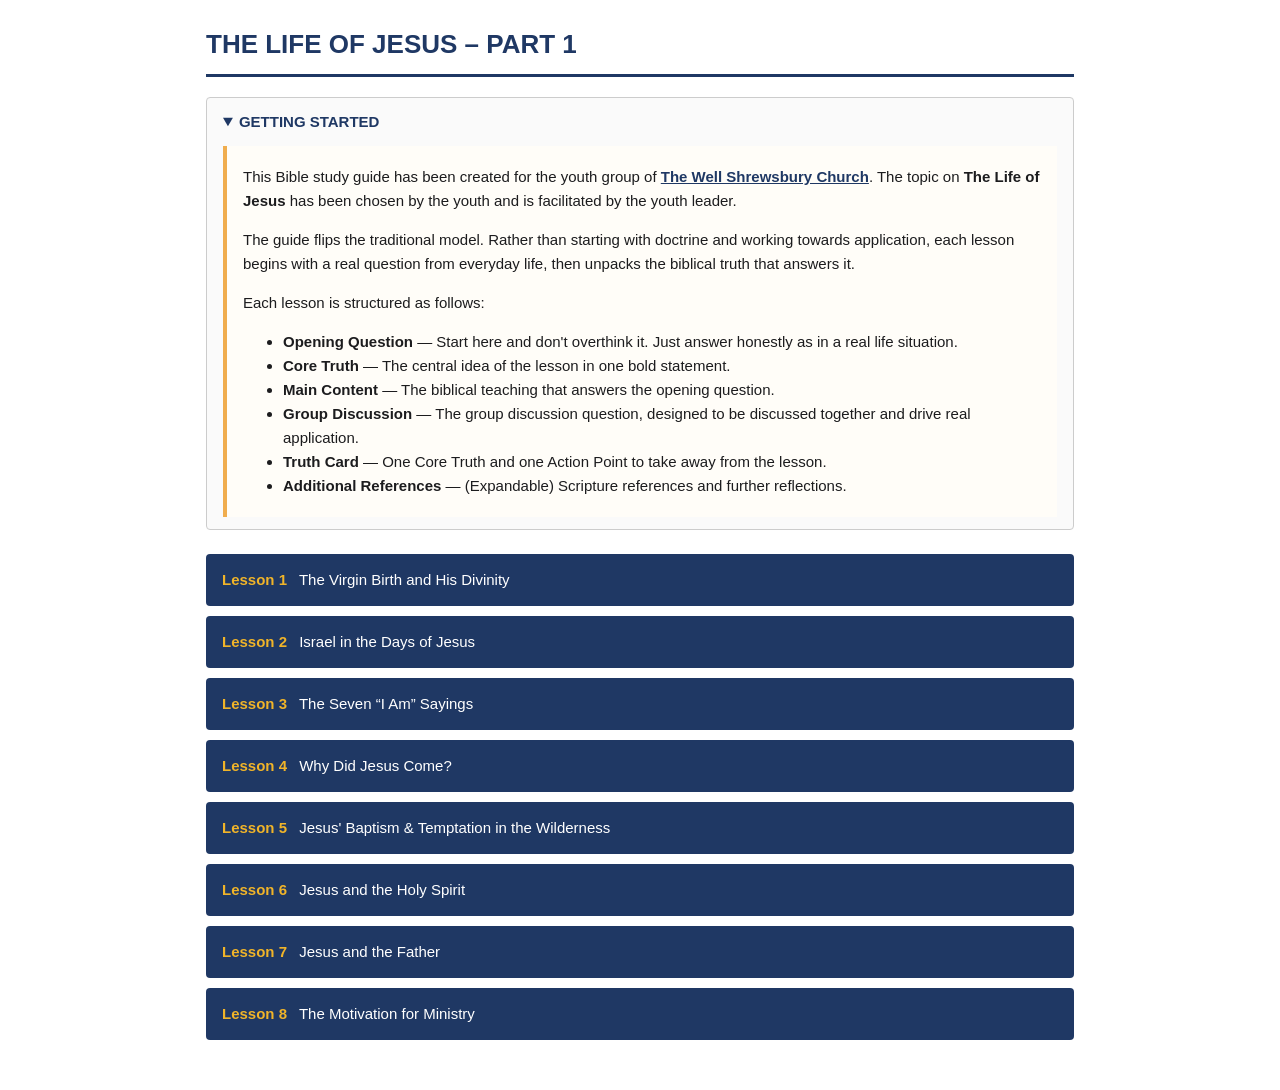
<file: index.html>
<!DOCTYPE html>
<html lang="en-GB">
<head>
<meta charset="UTF-8">
<meta name="viewport" content="width=device-width, initial-scale=1.0">
<title>The Life of Jesus – Part 1</title>
<link rel="icon" href="favicon.svg" type="image/svg+xml">
<link rel="stylesheet" href="loj-site.css">
</head>
<body>
<main class="loj-index">
<h1>THE LIFE OF JESUS &ndash; PART 1</h1>
<div class="loj-rule"></div>
<details open>
  <summary>Getting started</summary>
  <div class="loj-note">
    <p>This Bible study guide has been created for the youth group of <a href="https://thewellshrewsbury.com/"><strong>The Well Shrewsbury Church</strong></a>. The topic on <strong>The Life of Jesus</strong> has been chosen by the youth and is facilitated by the youth leader.</p>
    <p>The guide flips the traditional model. Rather than starting with doctrine and working towards application, each lesson begins with a real question from everyday life, then unpacks the biblical truth that answers it.</p>
    <p>Each lesson is structured as follows:</p>
    <ul>
      <li><strong>Opening Question</strong> &mdash; Start here and don't overthink it. Just answer honestly as in a real life situation.</li>
      <li><strong>Core Truth</strong> &mdash; The central idea of the lesson in one bold statement.</li>
      <li><strong>Main Content</strong> &mdash; The biblical teaching that answers the opening question.</li>
      <li><strong>Group Discussion</strong> &mdash; The group discussion question, designed to be discussed together and drive real application.</li>
      <li><strong>Truth Card</strong> &mdash; One Core Truth and one Action Point to take away from the lesson.</li>
      <li><strong>Additional References</strong> &mdash; (Expandable) Scripture references and further reflections.</li>
    </ul>
  </div>
</details>
<ol class="loj-list">
    <li><a href="loj-l01-virgin-birth-and-divinity.html"><span class="loj-num">Lesson 1</span> The Virgin Birth and His Divinity</a></li>
    <li><a href="loj-l02-israel-in-the-days-of-jesus.html"><span class="loj-num">Lesson 2</span> Israel in the Days of Jesus</a></li>
    <li><a href="loj-l03-seven-i-am-sayings.html"><span class="loj-num">Lesson 3</span> The Seven “I Am” Sayings</a></li>
    <li><a href="loj-l04-why-did-jesus-come.html"><span class="loj-num">Lesson 4</span> Why Did Jesus Come?</a></li>
    <li><a href="loj-l05-baptism-and-temptation.html"><span class="loj-num">Lesson 5</span> Jesus&#x27; Baptism &amp; Temptation in the Wilderness</a></li>
    <li><a href="loj-l06-jesus-and-the-holy-spirit.html"><span class="loj-num">Lesson 6</span> Jesus and the Holy Spirit</a></li>
    <li><a href="loj-l07-jesus-and-the-father.html"><span class="loj-num">Lesson 7</span> Jesus and the Father</a></li>
    <li><a href="loj-l08-motivation-for-ministry.html"><span class="loj-num">Lesson 8</span> The Motivation for Ministry</a></li>
</ol>
</main>
</body>
</html>
</file>
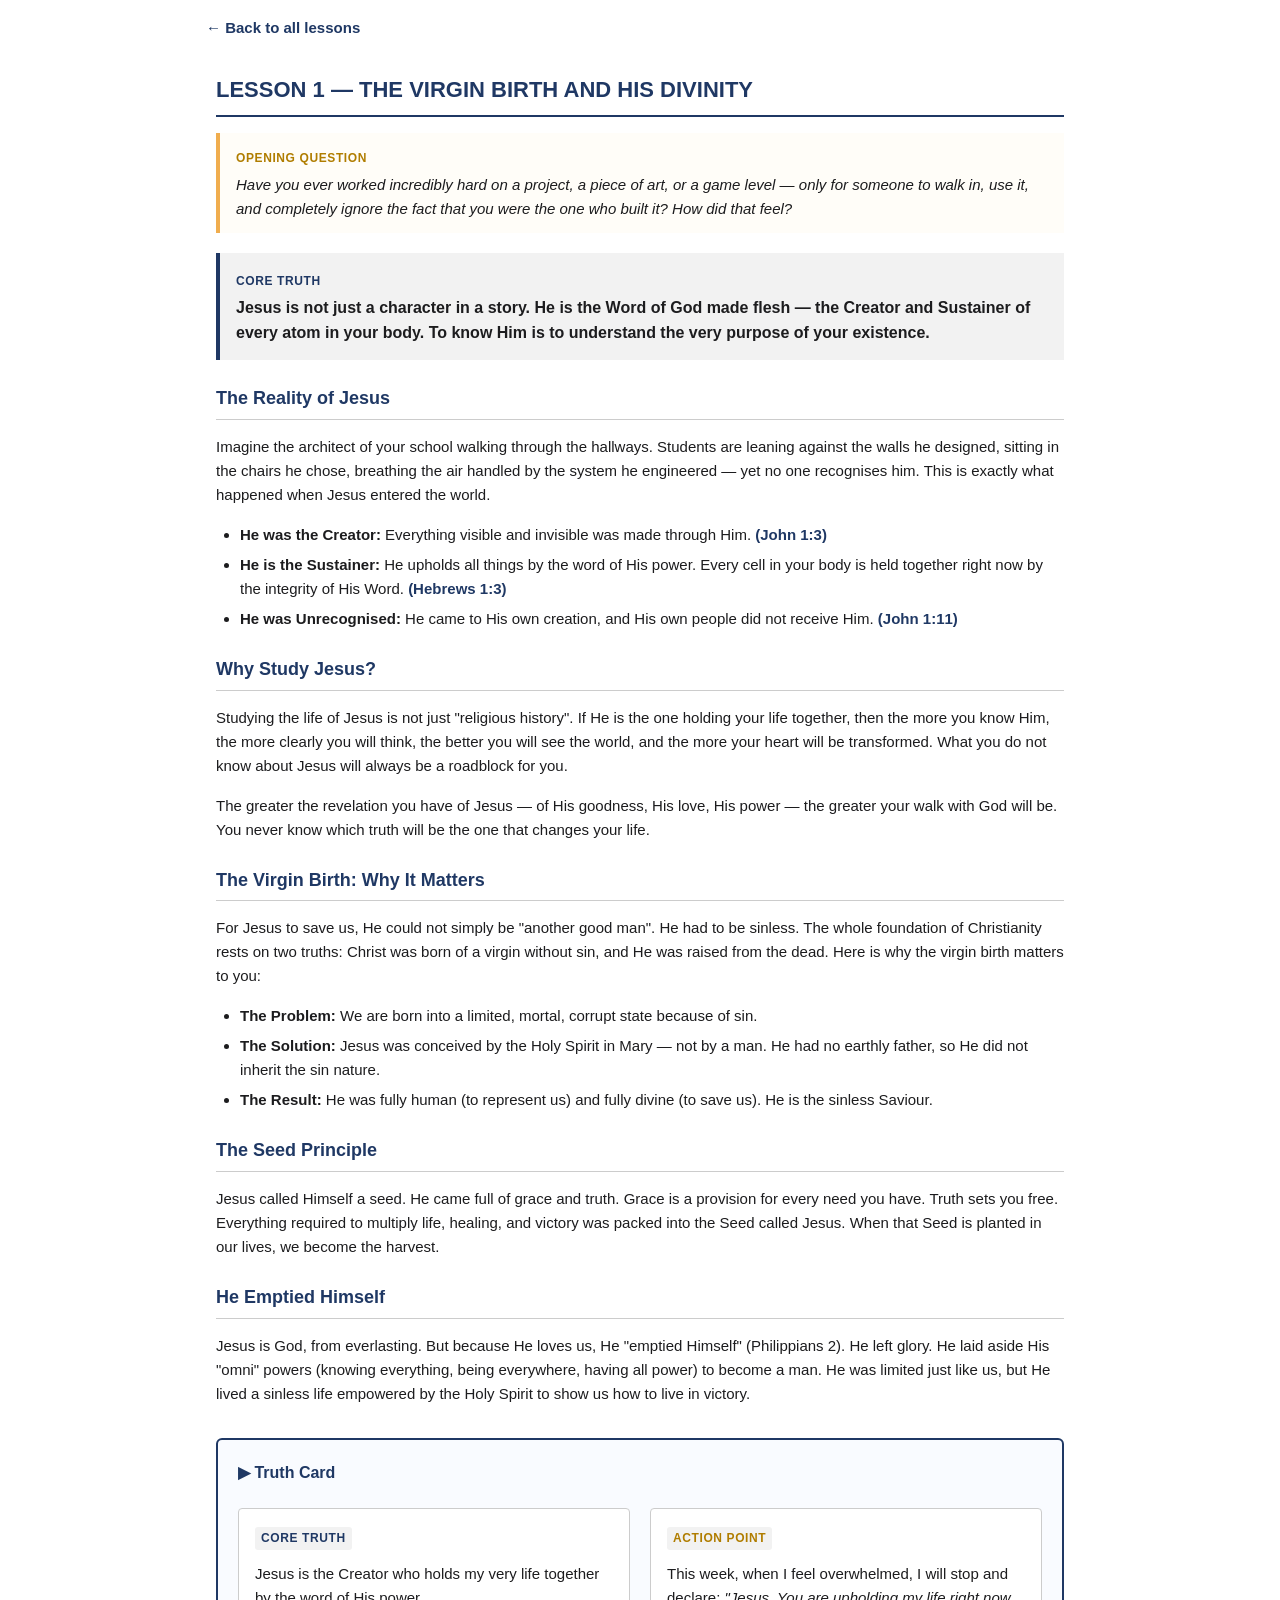
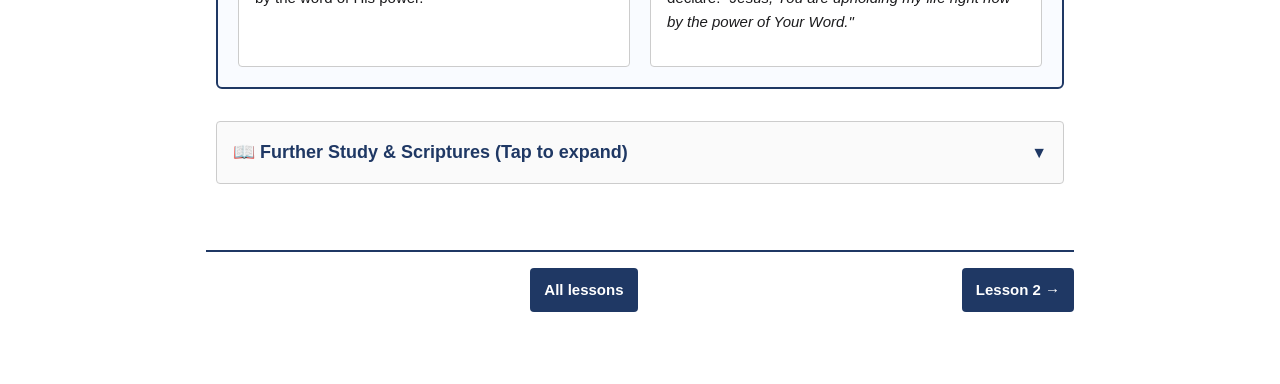
<file: loj-l01-virgin-birth-and-divinity.html>
<!DOCTYPE html>
<html lang="en-GB">
<head>
<meta charset="UTF-8">
<meta name="viewport" content="width=device-width, initial-scale=1.0">
<title>Lesson 1: The Virgin Birth and His Divinity – The Life of Jesus – Part 1</title>
<link rel="icon" href="favicon.svg" type="image/svg+xml">
<link rel="stylesheet" href="loj-site.css">
</head>
<body>
<a class="loj-back" href="index.html">&larr; Back to all lessons</a>
<style>
    :root {
        --text-color: #1c1c1e;
        --navy: #1F3864;
        --border-color: #cccccc;
        --bg-white: #ffffff;
        --bg-grey: #f2f2f2;
        --amber: #f0ad4e;
    }
    * { box-sizing: border-box; }
    .lesson-container {
        font-family: Arial, sans-serif;
        font-size: 15px;
        color: var(--text-color);
        background-color: var(--bg-white);
        line-height: 1.6;
        max-width: 900px;
        margin: 0 auto;
        padding: 10px;
    }
    h2 { font-size: 22px; color: var(--navy); font-weight: bold; text-transform: uppercase; margin-bottom: 16px; border-bottom: 2px solid var(--navy); padding-bottom: 8px;}
    h3 { font-size: 18px; color: var(--navy); font-weight: bold; border-bottom: 1px solid var(--border-color); padding-bottom: 6px; margin-top: 24px; margin-bottom: 12px; }
    p, ul, ol { margin-bottom: 16px; }
    ul, ol { padding-left: 24px; }
    li { margin-bottom: 6px; }
    
    /* Content Blocks */
    .note { border-left: 4px solid var(--amber); background-color: #fffdf8; padding: 12px 16px; margin-bottom: 20px; }
    .core-truth { border-left: 4px solid var(--navy); background-color: var(--bg-grey); padding: 14px 16px; margin-bottom: 20px; font-weight: bold; font-size: 16px; }
    .key-label { font-weight: bold; background-color: var(--bg-grey); padding: 2px 6px; border-radius: 3px; display: inline-block; margin-bottom: 4px; font-size: 12px; text-transform: uppercase; letter-spacing: 0.05em;}
    
    /* Truth Card */
    .truth-card { border: 2px solid var(--navy); border-radius: 6px; padding: 20px; background-color: #f9fbff; margin: 32px 0; }
    .truth-card-content { display: flex; flex-direction: column; gap: 20px; margin-top: 16px; }
    .truth-card-item { background: var(--bg-white); border: 1px solid var(--border-color); padding: 16px; border-radius: 4px; }
    
    /* Collapsible Scriptures */
    details { margin-top: 32px; margin-bottom: 24px; border: 1px solid var(--border-color); border-radius: 4px; padding: 16px; background-color: #fafafa; }
    details[open] { background-color: var(--bg-white); }
    summary { cursor: pointer; list-style: none; outline: none; font-size: 18px; font-weight: bold; color: var(--navy); }
    summary::-webkit-details-marker { display: none; }
    summary::after { content: '\25BC'; float: right; color: var(--navy); font-size: 16px; margin-top: 2px; }
    details[open] summary::after { content: '\25B2'; }
    .scripture-block { margin: 16px 0 16px 12px; padding: 12px 16px; border-left: 3px solid var(--border-color); background-color: #fafafa; font-style: italic; font-size: 14px;}
    .scripture-header { display: block; font-weight: bold; font-style: normal; color: var(--text-color); margin-bottom: 4px; font-size: 15px; }
    .scripture-ref { font-weight: bold; color: var(--navy); font-style: normal; }

    @media (min-width: 600px) {
        .truth-card-content { flex-direction: row; }
        .truth-card-item { flex: 1; }
    }
</style>

<div class="lesson-container">
    <h2>Lesson 1 &mdash; The Virgin Birth and His Divinity</h2>

    <div class="note">
        <span class="key-label" style="color: #b07d00; background: transparent; padding:0;">Opening Question</span>
        <p style="margin:0; font-style: italic;">Have you ever worked incredibly hard on a project, a piece of art, or a game level &mdash; only for someone to walk in, use it, and completely ignore the fact that you were the one who built it? How did that feel?</p>
    </div>

    <div class="core-truth">
        <span class="key-label" style="color: #1F3864; background: transparent; padding:0;">Core Truth</span>
        <p style="margin:0;">Jesus is not just a character in a story. He is the Word of God made flesh &mdash; the Creator and Sustainer of every atom in your body. To know Him is to understand the very purpose of your existence.</p>
    </div>

    <h3>The Reality of Jesus</h3>
    <p>Imagine the architect of your school walking through the hallways. Students are leaning against the walls he designed, sitting in the chairs he chose, breathing the air handled by the system he engineered &mdash; yet no one recognises him. This is exactly what happened when Jesus entered the world.</p>
    <ul>
        <li><strong>He was the Creator:</strong> Everything visible and invisible was made through Him. <span class="scripture-ref">(John 1:3)</span></li>
        <li><strong>He is the Sustainer:</strong> He upholds all things by the word of His power. Every cell in your body is held together right now by the integrity of His Word. <span class="scripture-ref">(Hebrews 1:3)</span></li>
        <li><strong>He was Unrecognised:</strong> He came to His own creation, and His own people did not receive Him. <span class="scripture-ref">(John 1:11)</span></li>
    </ul>

    <h3>Why Study Jesus?</h3>
    <p>Studying the life of Jesus is not just "religious history". If He is the one holding your life together, then the more you know Him, the more clearly you will think, the better you will see the world, and the more your heart will be transformed. What you do not know about Jesus will always be a roadblock for you.</p>
    <p>The greater the revelation you have of Jesus &mdash; of His goodness, His love, His power &mdash; the greater your walk with God will be. You never know which truth will be the one that changes your life.</p>

    <h3>The Virgin Birth: Why It Matters</h3>
    <p>For Jesus to save us, He could not simply be "another good man". He had to be sinless. The whole foundation of Christianity rests on two truths: Christ was born of a virgin without sin, and He was raised from the dead. Here is why the virgin birth matters to you:</p>
    <ul>
        <li><strong>The Problem:</strong> We are born into a limited, mortal, corrupt state because of sin.</li>
        <li><strong>The Solution:</strong> Jesus was conceived by the Holy Spirit in Mary &mdash; not by a man. He had no earthly father, so He did not inherit the sin nature.</li>
        <li><strong>The Result:</strong> He was fully human (to represent us) and fully divine (to save us). He is the sinless Saviour.</li>
    </ul>

    <h3>The Seed Principle</h3>
    <p>Jesus called Himself a seed. He came full of grace and truth. Grace is a provision for every need you have. Truth sets you free. Everything required to multiply life, healing, and victory was packed into the Seed called Jesus. When that Seed is planted in our lives, we become the harvest.</p>

    <h3>He Emptied Himself</h3>
    <p>Jesus is God, from everlasting. But because He loves us, He "emptied Himself" (Philippians 2). He left glory. He laid aside His "omni" powers (knowing everything, being everywhere, having all power) to become a man. He was limited just like us, but He lived a sinless life empowered by the Holy Spirit to show us how to live in victory.</p>

    <div class="truth-card">
        <h3 style="margin-top:0; border:none; font-size:16px;">▶ Truth Card</h3>
        <div class="truth-card-content">
            <div class="truth-card-item">
                <span class="key-label" style="color: #1F3864;">Core Truth</span>
                <p style="margin-top: 8px;">Jesus is the Creator who holds my very life together by the word of His power.</p>
            </div>
            <div class="truth-card-item">
                <span class="key-label" style="color: #b07d00;">Action Point</span>
                <p style="margin-top: 8px;">This week, when I feel overwhelmed, I will stop and declare: <em>"Jesus, You are upholding my life right now by the power of Your Word."</em></p>
            </div>
        </div>
    </div>

    <details>
        <summary>📖 Further Study & Scriptures (Tap to expand)</summary>
        
        <div class="scripture-block">
            <span class="scripture-header">Jesus, appointed heir of all things</span>
            <span class="scripture-ref">Hebrews 1:1–3</span> &mdash; "God, who at various times and in various ways spoke in time past to the fathers by the prophets, has in these last days spoken to us by His Son, whom He has appointed heir of all things, through whom also He made the worlds; who being the brightness of His glory and the express image of His person, and upholding all things by the word of His power, when He had by Himself purged our sins, sat down at the right hand of the Majesty on high."
        </div>

        <div class="scripture-block">
            <span class="scripture-header">The Creator Unrecognised</span>
            <span class="scripture-ref">John 1:10–11</span> &mdash; "He was in the world, and the world was made through Him, and the world did not know Him. He came to His own, and His own did not receive Him."
        </div>

        <div class="scripture-block">
            <span class="scripture-header">The Word Became Flesh</span>
            <span class="scripture-ref">John 1:14</span> &mdash; "And the Word became flesh and dwelt among us, and we beheld His glory, the glory as of the only begotten of the Father, full of grace and truth."
        </div>

        <div class="scripture-block">
            <span class="scripture-header">The Sign of Immanuel</span>
            <span class="scripture-ref">Isaiah 7:14</span> &mdash; "Therefore the Lord Himself will give you a sign: Behold, the virgin shall conceive and bear a Son, and shall call His name Immanuel."
        </div>

        <div class="scripture-block">
            <span class="scripture-header">The Exalted Name</span>
            <span class="scripture-ref">Philippians 2:9–11</span> &mdash; "Therefore God also has highly exalted Him and given Him the name which is above every name, that at the name of Jesus every knee should bow, of those in heaven, and of those on earth, and of those under the earth, and that every tongue should confess that Jesus Christ is Lord, to the glory of God the Father."
        </div>

        <h3 style="font-size: 16px;">Group Discussion</h3>
        <ol>
            <li>If Jesus is currently "upholding all things by the word of His power" &mdash; including your own life &mdash; how does that change the way you think about your bad days or anxieties?</li>
            <li>Why do you think people find it hard to believe Jesus is God in the flesh? What "roadblocks" does that create in their lives?</li>
            <li>Mary's response to the angel was, <em>"Let it be to me according to your word."</em> What is one area of your life where you need to stop arguing with God and simply agree with His Word?</li>
            <li>How does knowing that Jesus "shared in flesh and blood" make Him more relatable to you when you face temptation or struggle?</li>
        </ol>
    </details>
</div>
<nav class="loj-nav" aria-label="Lesson navigation"><span></span><a href="index.html">All lessons</a><a href="loj-l02-israel-in-the-days-of-jesus.html">Lesson 2 &rarr;</a></nav>
</body>
</html>
</file>
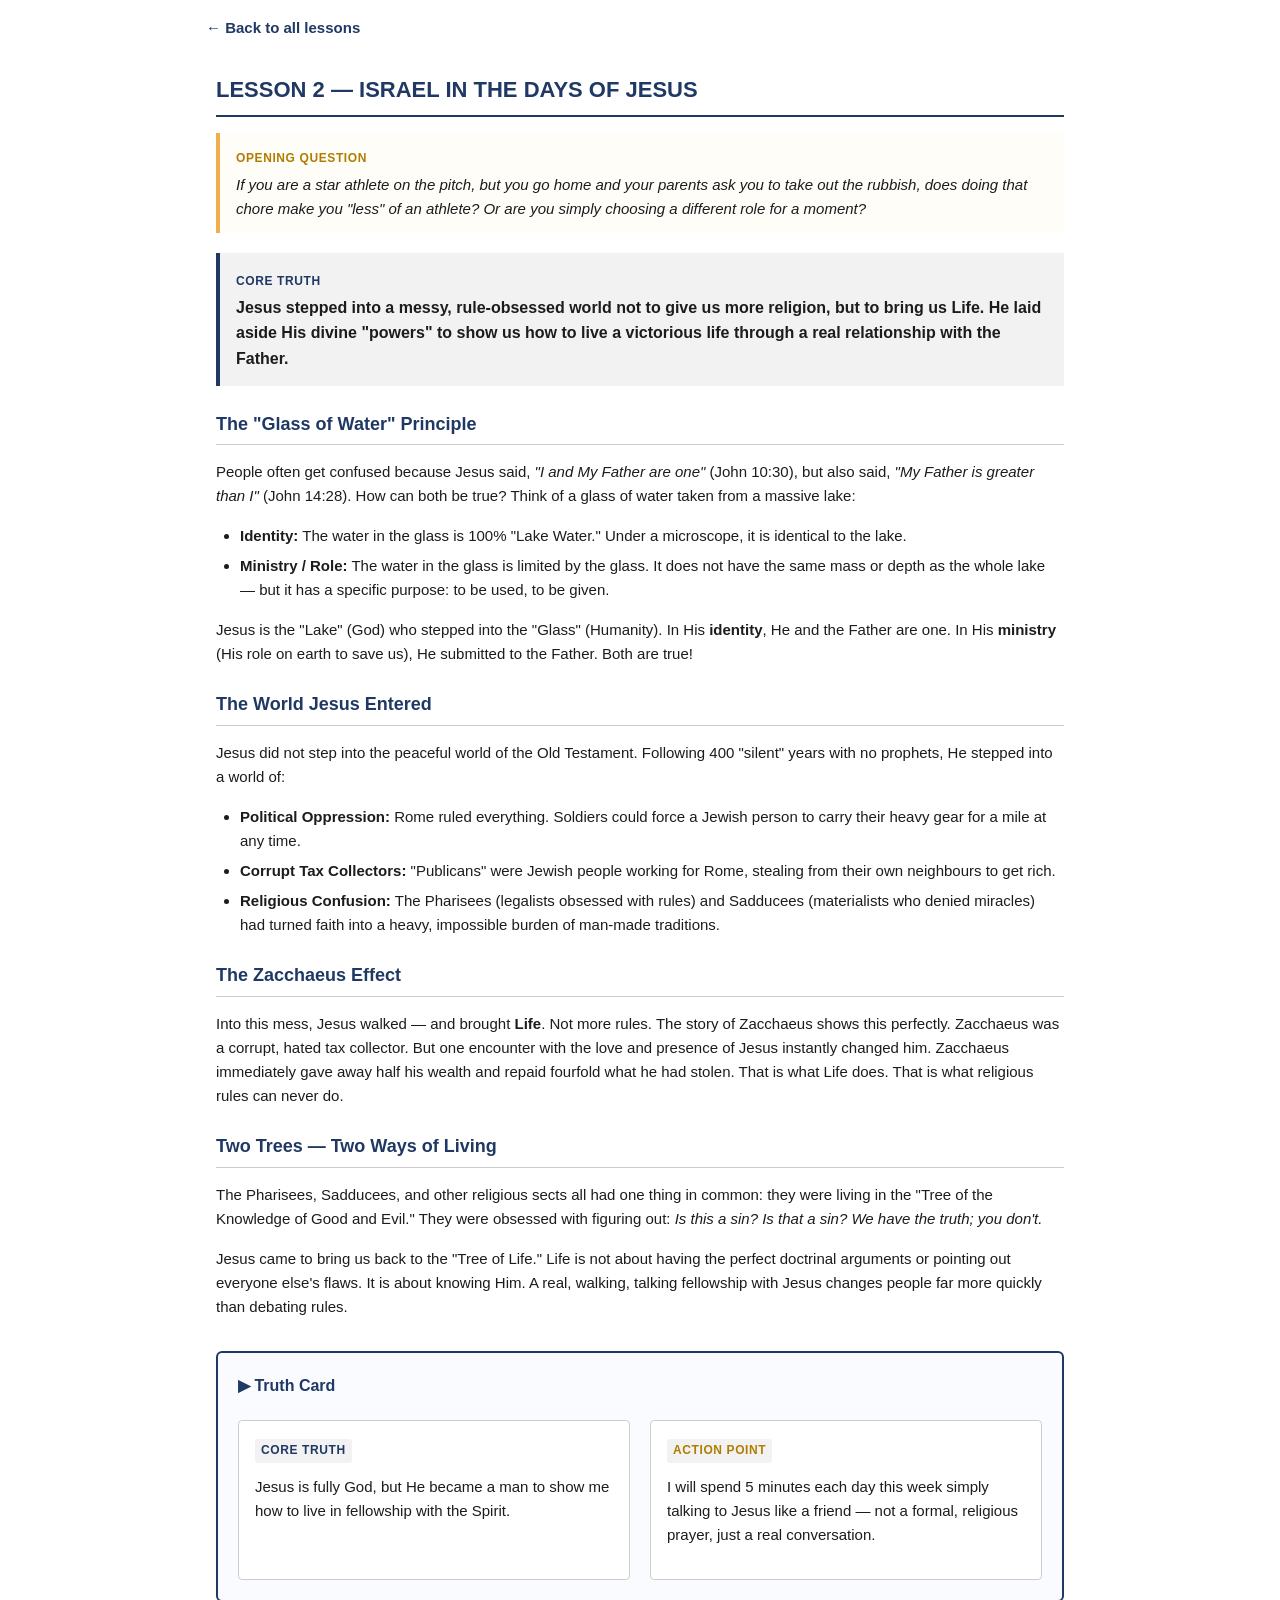
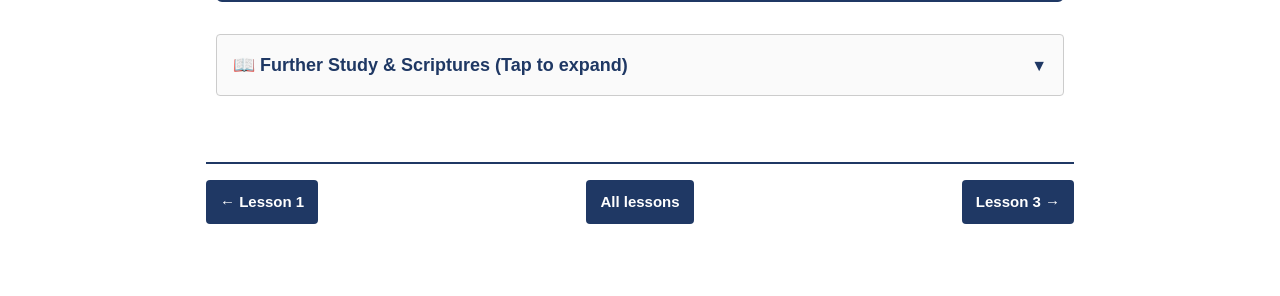
<file: loj-l02-israel-in-the-days-of-jesus.html>
<!DOCTYPE html>
<html lang="en-GB">
<head>
<meta charset="UTF-8">
<meta name="viewport" content="width=device-width, initial-scale=1.0">
<title>Lesson 2: Israel in the Days of Jesus – The Life of Jesus – Part 1</title>
<link rel="icon" href="favicon.svg" type="image/svg+xml">
<link rel="stylesheet" href="loj-site.css">
</head>
<body>
<a class="loj-back" href="index.html">&larr; Back to all lessons</a>
<style>
    :root {
        --text-color: #1c1c1e;
        --navy: #1F3864;
        --border-color: #cccccc;
        --bg-white: #ffffff;
        --bg-grey: #f2f2f2;
        --amber: #f0ad4e;
    }
    * { box-sizing: border-box; }
    .lesson-container {
        font-family: Arial, sans-serif;
        font-size: 15px;
        color: var(--text-color);
        background-color: var(--bg-white);
        line-height: 1.6;
        max-width: 900px;
        margin: 0 auto;
        padding: 10px;
    }
    h2 { font-size: 22px; color: var(--navy); font-weight: bold; text-transform: uppercase; margin-bottom: 16px; border-bottom: 2px solid var(--navy); padding-bottom: 8px;}
    h3 { font-size: 18px; color: var(--navy); font-weight: bold; border-bottom: 1px solid var(--border-color); padding-bottom: 6px; margin-top: 24px; margin-bottom: 12px; }
    p, ul, ol { margin-bottom: 16px; }
    ul, ol { padding-left: 24px; }
    li { margin-bottom: 6px; }
    
    /* Content Blocks */
    .note { border-left: 4px solid var(--amber); background-color: #fffdf8; padding: 12px 16px; margin-bottom: 20px; }
    .core-truth { border-left: 4px solid var(--navy); background-color: var(--bg-grey); padding: 14px 16px; margin-bottom: 20px; font-weight: bold; font-size: 16px; }
    .key-label { font-weight: bold; background-color: var(--bg-grey); padding: 2px 6px; border-radius: 3px; display: inline-block; margin-bottom: 4px; font-size: 12px; text-transform: uppercase; letter-spacing: 0.05em;}
    
    /* Truth Card */
    .truth-card { border: 2px solid var(--navy); border-radius: 6px; padding: 20px; background-color: #f9fbff; margin: 32px 0; }
    .truth-card-content { display: flex; flex-direction: column; gap: 20px; margin-top: 16px; }
    .truth-card-item { background: var(--bg-white); border: 1px solid var(--border-color); padding: 16px; border-radius: 4px; }
    
    /* Collapsible Scriptures */
    details { margin-top: 32px; margin-bottom: 24px; border: 1px solid var(--border-color); border-radius: 4px; padding: 16px; background-color: #fafafa; }
    details[open] { background-color: var(--bg-white); }
    summary { cursor: pointer; list-style: none; outline: none; font-size: 18px; font-weight: bold; color: var(--navy); }
    summary::-webkit-details-marker { display: none; }
    summary::after { content: '\25BC'; float: right; color: var(--navy); font-size: 16px; margin-top: 2px; }
    details[open] summary::after { content: '\25B2'; }
    .scripture-block { margin: 16px 0 16px 12px; padding: 12px 16px; border-left: 3px solid var(--border-color); background-color: #fafafa; font-style: italic; font-size: 14px;}
    .scripture-header { display: block; font-weight: bold; font-style: normal; color: var(--text-color); margin-bottom: 4px; font-size: 15px; }
    .scripture-ref { font-weight: bold; color: var(--navy); font-style: normal; }

    @media (min-width: 600px) {
        .truth-card-content { flex-direction: row; }
        .truth-card-item { flex: 1; }
    }
</style>

<div class="lesson-container">
    <h2>Lesson 2 &mdash; Israel in the Days of Jesus</h2>

    <div class="note">
        <span class="key-label" style="color: #b07d00; background: transparent; padding:0;">Opening Question</span>
        <p style="margin:0; font-style: italic;">If you are a star athlete on the pitch, but you go home and your parents ask you to take out the rubbish, does doing that chore make you "less" of an athlete? Or are you simply choosing a different role for a moment?</p>
    </div>

    <div class="core-truth">
        <span class="key-label" style="color: #1F3864; background: transparent; padding:0;">Core Truth</span>
        <p style="margin:0;">Jesus stepped into a messy, rule-obsessed world not to give us more religion, but to bring us Life. He laid aside His divine "powers" to show us how to live a victorious life through a real relationship with the Father.</p>
    </div>

    <h3>The "Glass of Water" Principle</h3>
    <p>People often get confused because Jesus said, <em>"I and My Father are one"</em> (John 10:30), but also said, <em>"My Father is greater than I"</em> (John 14:28). How can both be true? Think of a glass of water taken from a massive lake:</p>
    <ul>
        <li><strong>Identity:</strong> The water in the glass is 100% "Lake Water." Under a microscope, it is identical to the lake.</li>
        <li><strong>Ministry / Role:</strong> The water in the glass is limited by the glass. It does not have the same mass or depth as the whole lake &mdash; but it has a specific purpose: to be used, to be given.</li>
    </ul>
    <p>Jesus is the "Lake" (God) who stepped into the "Glass" (Humanity). In His <strong>identity</strong>, He and the Father are one. In His <strong>ministry</strong> (His role on earth to save us), He submitted to the Father. Both are true!</p>

    <h3>The World Jesus Entered</h3>
    <p>Jesus did not step into the peaceful world of the Old Testament. Following 400 "silent" years with no prophets, He stepped into a world of:</p>
    <ul>
        <li><strong>Political Oppression:</strong> Rome ruled everything. Soldiers could force a Jewish person to carry their heavy gear for a mile at any time.</li>
        <li><strong>Corrupt Tax Collectors:</strong> "Publicans" were Jewish people working for Rome, stealing from their own neighbours to get rich.</li>
        <li><strong>Religious Confusion:</strong> The Pharisees (legalists obsessed with rules) and Sadducees (materialists who denied miracles) had turned faith into a heavy, impossible burden of man-made traditions.</li>
    </ul>

    <h3>The Zacchaeus Effect</h3>
    <p>Into this mess, Jesus walked &mdash; and brought <strong>Life</strong>. Not more rules. The story of Zacchaeus shows this perfectly. Zacchaeus was a corrupt, hated tax collector. But one encounter with the love and presence of Jesus instantly changed him. Zacchaeus immediately gave away half his wealth and repaid fourfold what he had stolen. That is what Life does. That is what religious rules can never do.</p>

    <h3>Two Trees &mdash; Two Ways of Living</h3>
    <p>The Pharisees, Sadducees, and other religious sects all had one thing in common: they were living in the "Tree of the Knowledge of Good and Evil." They were obsessed with figuring out: <em>Is this a sin? Is that a sin? We have the truth; you don't.</em></p>
    <p>Jesus came to bring us back to the "Tree of Life." Life is not about having the perfect doctrinal arguments or pointing out everyone else's flaws. It is about knowing Him. A real, walking, talking fellowship with Jesus changes people far more quickly than debating rules.</p>

    <div class="truth-card">
        <h3 style="margin-top:0; border:none; font-size:16px;">▶ Truth Card</h3>
        <div class="truth-card-content">
            <div class="truth-card-item">
                <span class="key-label" style="color: #1F3864;">Core Truth</span>
                <p style="margin-top: 8px;">Jesus is fully God, but He became a man to show me how to live in fellowship with the Spirit.</p>
            </div>
            <div class="truth-card-item">
                <span class="key-label" style="color: #b07d00;">Action Point</span>
                <p style="margin-top: 8px;">I will spend 5 minutes each day this week simply talking to Jesus like a friend &mdash; not a formal, religious prayer, just a real conversation.</p>
            </div>
        </div>
    </div>

    <details>
        <summary>📖 Further Study & Scriptures (Tap to expand)</summary>
        
        <div class="scripture-block">
            <span class="scripture-header">Identity and Ministry</span>
            <span class="scripture-ref">John 10:30</span> &mdash; "I and My Father are one."<br><br>
            <span class="scripture-ref">John 14:28</span> &mdash; "You have heard Me say to you, 'I am going away and coming back to you.' If you loved Me, you would rejoice because I said, 'I am going to the Father,' for My Father is greater than I."
        </div>

        <div class="scripture-block">
            <span class="scripture-header">The Unjust Tax Collector Changed</span>
            <span class="scripture-ref">Luke 19:5–10</span> &mdash; "When Jesus came to the place, He looked up and saw him, and said to him, 'Zacchaeus, make haste and come down, for today I must stay at your house.'... And Zacchaeus stood and said to the Lord, 'Look, Lord, I give half of my goods to the poor; and if I have taken anything from anyone by false accusation, I restore fourfold.' And Jesus said to him, 'Today salvation has come to this house... for the Son of Man has come to seek and to save that which was lost.'"
        </div>

        <div class="scripture-block">
            <span class="scripture-header">Knowing the Person, not just the Religion</span>
            <span class="scripture-ref">2 Timothy 1:12</span> &mdash; "...for I know whom I have believed and am persuaded that He is able to keep what I have committed to Him until that Day."
        </div>

        <h3 style="font-size: 16px;">Group Discussion</h3>
        <ol>
            <li>Why is it important to know that Jesus "emptied Himself" and lived as a man? How does that give us a pattern for our own lives?</li>
            <li>Zacchaeus was a hated tax collector, but one encounter with Jesus changed him instantly. Who is someone in your life that seems "too far gone" for God to reach? How does this story challenge that view?</li>
            <li>The religious leaders added so many rules that people were crushed under the weight of them. Do you ever feel like "being a Christian" is just a list of rules? How does real fellowship with Jesus change that?</li>
            <li>Think about the "Two Trees". Are you spending more time judging what is "right and wrong" (Knowledge) or spending time simply connecting with Jesus (Life)?</li>
        </ol>
    </details>
</div>
<nav class="loj-nav" aria-label="Lesson navigation"><a href="loj-l01-virgin-birth-and-divinity.html">&larr; Lesson 1</a><a href="index.html">All lessons</a><a href="loj-l03-seven-i-am-sayings.html">Lesson 3 &rarr;</a></nav>
</body>
</html>
</file>
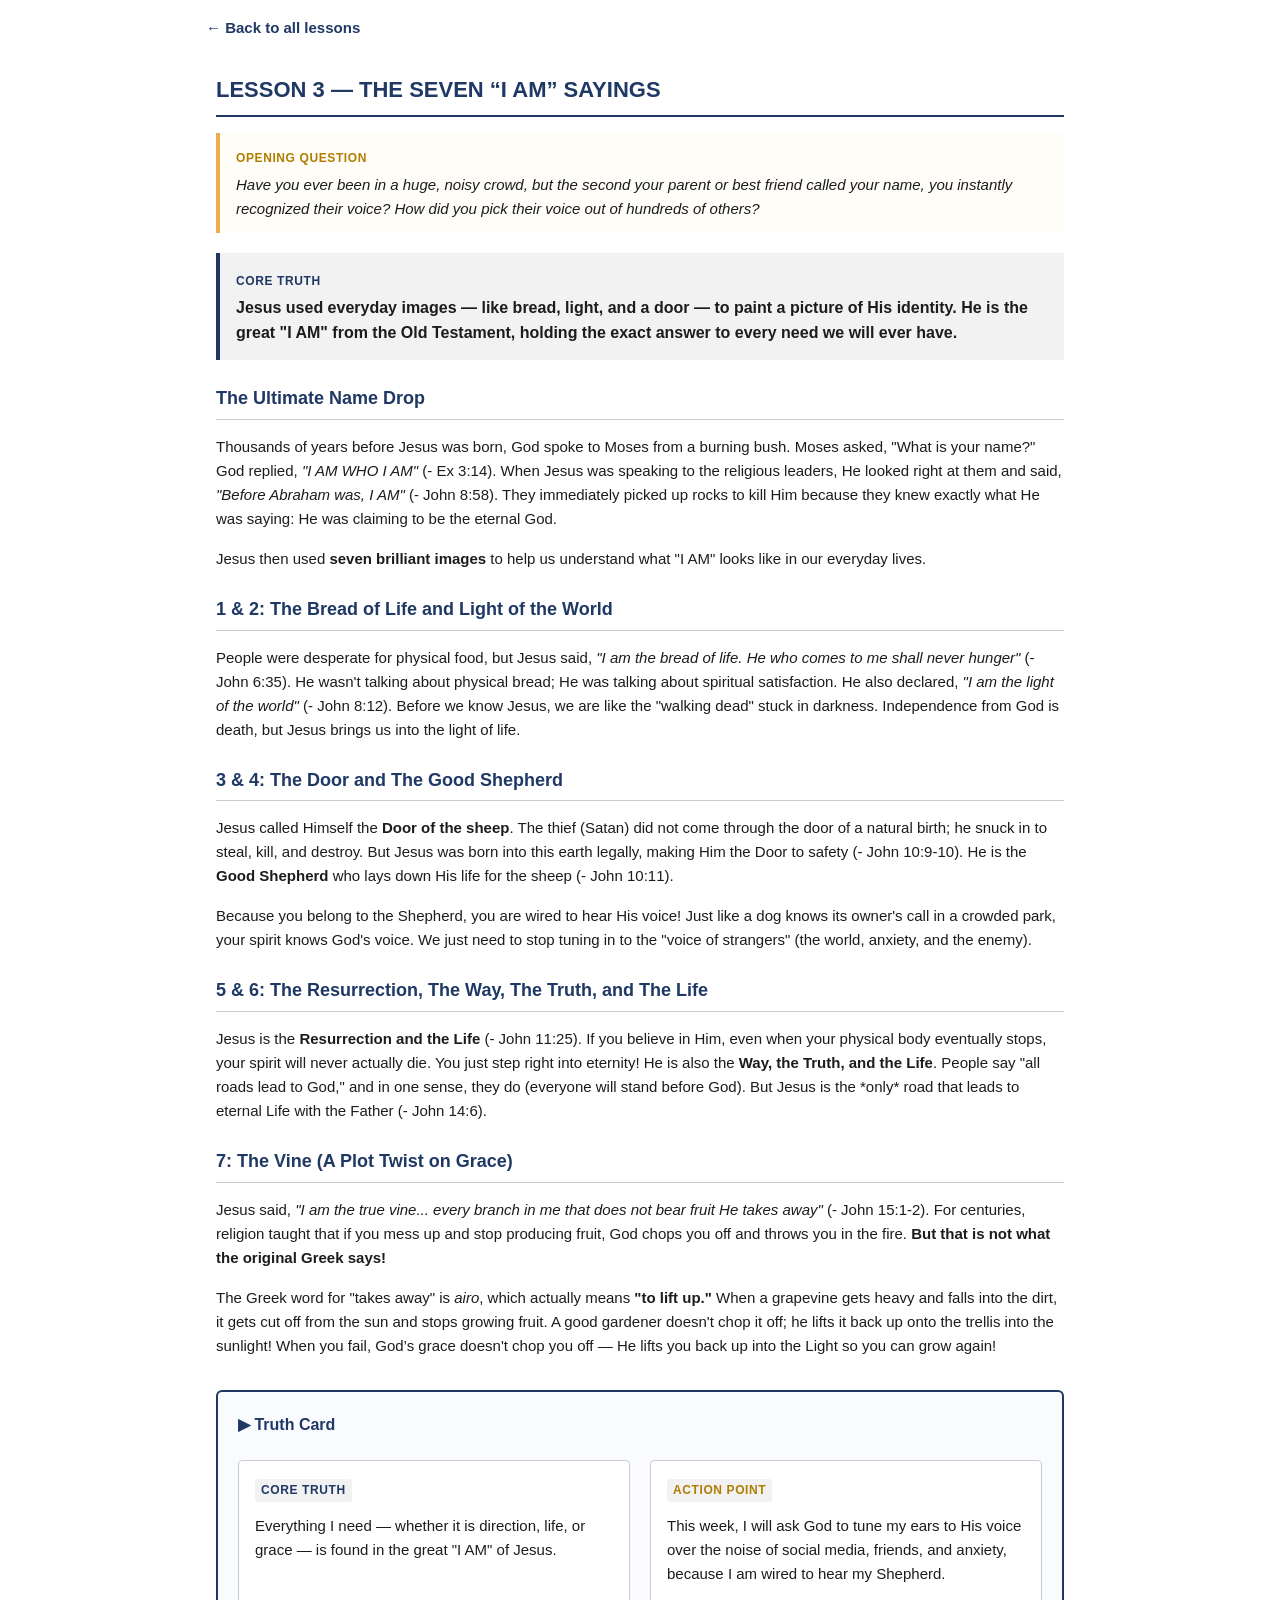
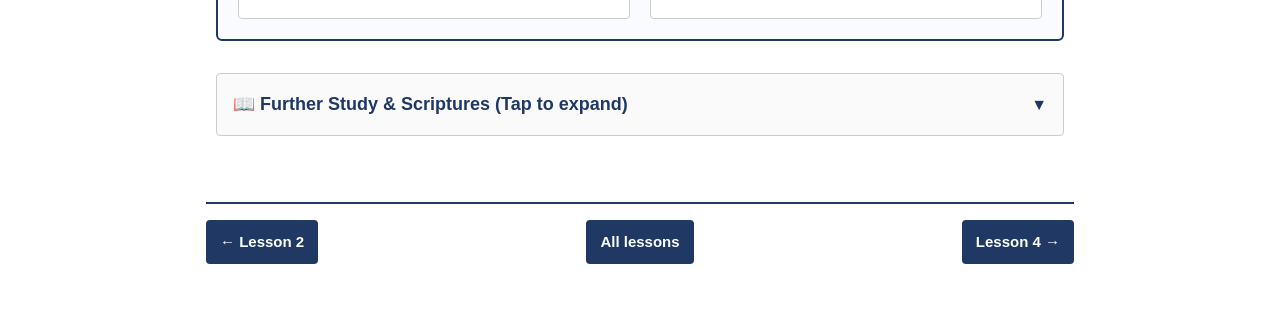
<file: loj-l03-seven-i-am-sayings.html>
<!DOCTYPE html>
<html lang="en-GB">
<head>
<meta charset="UTF-8">
<meta name="viewport" content="width=device-width, initial-scale=1.0">
<title>Lesson 3: The Seven “I Am” Sayings – The Life of Jesus – Part 1</title>
<link rel="icon" href="favicon.svg" type="image/svg+xml">
<link rel="stylesheet" href="loj-site.css">
</head>
<body>
<a class="loj-back" href="index.html">&larr; Back to all lessons</a>
<style>
    :root {
        --text-color: #1c1c1e;
        --navy: #1F3864;
        --border-color: #cccccc;
        --bg-white: #ffffff;
        --bg-grey: #f2f2f2;
        --amber: #f0ad4e;
    }
    * { box-sizing: border-box; }
    .lesson-container {
        font-family: Arial, sans-serif;
        font-size: 15px;
        color: var(--text-color);
        background-color: var(--bg-white);
        line-height: 1.6;
        max-width: 900px;
        margin: 0 auto;
        padding: 10px;
    }
    h2 { font-size: 22px; color: var(--navy); font-weight: bold; text-transform: uppercase; margin-bottom: 16px; border-bottom: 2px solid var(--navy); padding-bottom: 8px;}
    h3 { font-size: 18px; color: var(--navy); font-weight: bold; border-bottom: 1px solid var(--border-color); padding-bottom: 6px; margin-top: 24px; margin-bottom: 12px; }
    p, ul, ol { margin-bottom: 16px; }
    ul, ol { padding-left: 24px; }
    li { margin-bottom: 6px; }
    
    /* Content Blocks */
    .note { border-left: 4px solid var(--amber); background-color: #fffdf8; padding: 12px 16px; margin-bottom: 20px; }
    .core-truth { border-left: 4px solid var(--navy); background-color: var(--bg-grey); padding: 14px 16px; margin-bottom: 20px; font-weight: bold; font-size: 16px; }
    .key-label { font-weight: bold; background-color: var(--bg-grey); padding: 2px 6px; border-radius: 3px; display: inline-block; margin-bottom: 4px; font-size: 12px; text-transform: uppercase; letter-spacing: 0.05em;}
    
    /* Truth Card */
    .truth-card { border: 2px solid var(--navy); border-radius: 6px; padding: 20px; background-color: #f9fbff; margin: 32px 0; }
    .truth-card-content { display: flex; flex-direction: column; gap: 20px; margin-top: 16px; }
    .truth-card-item { background: var(--bg-white); border: 1px solid var(--border-color); padding: 16px; border-radius: 4px; }
    
    /* Collapsible Scriptures */
    details { margin-top: 32px; margin-bottom: 24px; border: 1px solid var(--border-color); border-radius: 4px; padding: 16px; background-color: #fafafa; }
    details[open] { background-color: var(--bg-white); }
    summary { cursor: pointer; list-style: none; outline: none; font-size: 18px; font-weight: bold; color: var(--navy); }
    summary::-webkit-details-marker { display: none; }
    summary::after { content: '\25BC'; float: right; color: var(--navy); font-size: 16px; margin-top: 2px; }
    details[open] summary::after { content: '\25B2'; }
    .scripture-block { margin: 16px 0 16px 12px; padding: 12px 16px; border-left: 3px solid var(--border-color); background-color: #fafafa; font-style: italic; font-size: 14px;}
    .scripture-header { display: block; font-weight: bold; font-style: normal; color: var(--text-color); margin-bottom: 4px; font-size: 15px; }
    .scripture-ref { font-weight: bold; color: var(--navy); font-style: normal; }

    @media (min-width: 600px) {
        .truth-card-content { flex-direction: row; }
        .truth-card-item { flex: 1; }
    }
</style>

<div class="lesson-container">
    <h2>Lesson 3 &mdash; The Seven “I Am” Sayings</h2>

    <div class="note">
        <span class="key-label" style="color: #b07d00; background: transparent; padding:0;">Opening Question</span>
        <p style="margin:0; font-style: italic;">Have you ever been in a huge, noisy crowd, but the second your parent or best friend called your name, you instantly recognized their voice? How did you pick their voice out of hundreds of others?</p>
    </div>

    <div class="core-truth">
        <span class="key-label" style="color: #1F3864; background: transparent; padding:0;">Core Truth</span>
        <p style="margin:0;">Jesus used everyday images — like bread, light, and a door — to paint a picture of His identity. He is the great "I AM" from the Old Testament, holding the exact answer to every need we will ever have.</p>
    </div>

    <h3>The Ultimate Name Drop</h3>
    <p>Thousands of years before Jesus was born, God spoke to Moses from a burning bush. Moses asked, "What is your name?" God replied, <em>"I AM WHO I AM"</em> (- Ex 3:14). When Jesus was speaking to the religious leaders, He looked right at them and said, <em>"Before Abraham was, I AM"</em> (- John 8:58). They immediately picked up rocks to kill Him because they knew exactly what He was saying: He was claiming to be the eternal God.</p>
    <p>Jesus then used <strong>seven brilliant images</strong> to help us understand what "I AM" looks like in our everyday lives.</p>

    <h3>1 &amp; 2: The Bread of Life and Light of the World</h3>
    <p>People were desperate for physical food, but Jesus said, <em>"I am the bread of life. He who comes to me shall never hunger"</em> (- John 6:35). He wasn't talking about physical bread; He was talking about spiritual satisfaction. He also declared, <em>"I am the light of the world"</em> (- John 8:12). Before we know Jesus, we are like the "walking dead" stuck in darkness. Independence from God is death, but Jesus brings us into the light of life.</p>

    <h3>3 &amp; 4: The Door and The Good Shepherd</h3>
    <p>Jesus called Himself the <strong>Door of the sheep</strong>. The thief (Satan) did not come through the door of a natural birth; he snuck in to steal, kill, and destroy. But Jesus was born into this earth legally, making Him the Door to safety (- John 10:9-10). He is the <strong>Good Shepherd</strong> who lays down His life for the sheep (- John 10:11).</p>
    <p>Because you belong to the Shepherd, you are wired to hear His voice! Just like a dog knows its owner's call in a crowded park, your spirit knows God's voice. We just need to stop tuning in to the "voice of strangers" (the world, anxiety, and the enemy).</p>

    <h3>5 &amp; 6: The Resurrection, The Way, The Truth, and The Life</h3>
    <p>Jesus is the <strong>Resurrection and the Life</strong> (- John 11:25). If you believe in Him, even when your physical body eventually stops, your spirit will never actually die. You just step right into eternity! He is also the <strong>Way, the Truth, and the Life</strong>. People say "all roads lead to God," and in one sense, they do (everyone will stand before God). But Jesus is the *only* road that leads to eternal Life with the Father (- John 14:6).</p>

    <h3>7: The Vine (A Plot Twist on Grace)</h3>
    <p>Jesus said, <em>"I am the true vine... every branch in me that does not bear fruit He takes away"</em> (- John 15:1-2). For centuries, religion taught that if you mess up and stop producing fruit, God chops you off and throws you in the fire. <strong>But that is not what the original Greek says!</strong></p>
    <p>The Greek word for "takes away" is <em>airo</em>, which actually means <strong>"to lift up."</strong> When a grapevine gets heavy and falls into the dirt, it gets cut off from the sun and stops growing fruit. A good gardener doesn't chop it off; he lifts it back up onto the trellis into the sunlight! When you fail, God’s grace doesn't chop you off — He lifts you back up into the Light so you can grow again!</p>

    <div class="truth-card">
        <h3 style="margin-top:0; border:none; font-size:16px;">▶ Truth Card</h3>
        <div class="truth-card-content">
            <div class="truth-card-item">
                <span class="key-label" style="color: #1F3864;">Core Truth</span>
                <p style="margin-top: 8px;">Everything I need &mdash; whether it is direction, life, or grace &mdash; is found in the great "I AM" of Jesus.</p>
            </div>
            <div class="truth-card-item">
                <span class="key-label" style="color: #b07d00;">Action Point</span>
                <p style="margin-top: 8px;">This week, I will ask God to tune my ears to His voice over the noise of social media, friends, and anxiety, because I am wired to hear my Shepherd.</p>
            </div>
        </div>
    </div>

    <details>
        <summary>📖 Further Study & Scriptures (Tap to expand)</summary>
        
        <div class="scripture-block">
            <span class="scripture-header">The Original "I AM"</span>
            <span class="scripture-ref">Exodus 3:13–14</span> &mdash; "Then Moses said to God... 'What is His name? what shall I say to them? And God said to Moses, “I AM WHO I AM.” And He said, “Thus you shall say to the children of Israel, I AM has sent me unto you.”"
        </div>

        <div class="scripture-block">
            <span class="scripture-header">Jesus Claims Eternity</span>
            <span class="scripture-ref">John 8:58</span> &mdash; "Jesus said unto them, 'Most assuredly, I say to you, before Abraham was, I AM.'"
        </div>

        <div class="scripture-block">
            <span class="scripture-header">The Bread of Life</span>
            <span class="scripture-ref">John 6:35</span> &mdash; "And Jesus said to them, 'I am the bread of life. He who comes to Me shall never hunger, and he who believes in Me shall never thirst.'"
        </div>

        <div class="scripture-block">
            <span class="scripture-header">The Light of the World</span>
            <span class="scripture-ref">John 8:12</span> &mdash; "Then Jesus spoke to them again, saying, 'I am the light of the world. He who follows Me shall not walk in darkness, but have the light of life.'"
        </div>

        <div class="scripture-block">
            <span class="scripture-header">The Door and The Good Shepherd</span>
            <span class="scripture-ref">John 10:9–11</span> &mdash; "I am the door. If anyone enters by Me, he will be saved, and will go in and out and find pasture. The thief does not come except to steal, and to kill, and to destroy. I have come that they may have life, and that they may have it more abundantly. I am the good shepherd. The good shepherd gives His life for the sheep."
        </div>

        <div class="scripture-block">
            <span class="scripture-header">The Way, The Truth, and The Life</span>
            <span class="scripture-ref">John 14:6</span> &mdash; "Jesus said to him, 'I am the way, the truth, and the life. No one comes to the Father except through Me.'"
        </div>

        <div class="scripture-block">
            <span class="scripture-header">The True Vine</span>
            <span class="scripture-ref">John 15:1–2</span> &mdash; "I am the true vine, and My Father is the vinedresser. Every branch in Me that does not bear fruit He takes away [airo: lifts up]; and every branch that bears fruit He prunes, that it may bear more fruit."
        </div>

        <h3 style="font-size: 16px;">Group Discussion</h3>
        <ol>
            <li>Out of the 7 "I AM" statements (Bread, Light, Door, Shepherd, Resurrection, Way/Truth/Life, Vine), which one do you need the most in your life right now?</li>
            <li>Jesus said His sheep know His voice. What are some "stranger" voices or distractions that make it hard for you to hear God clearly?</li>
            <li>How does it change your view of God to know that He wants to "lift you up" back into the light when you fail, rather than just chopping you off?</li>
            <li>Jesus said "I am the Way" &mdash; not *a* way. Why is it important to understand that Jesus is the only way to the Father?</li>
        </ol>
    </details>
</div>
<nav class="loj-nav" aria-label="Lesson navigation"><a href="loj-l02-israel-in-the-days-of-jesus.html">&larr; Lesson 2</a><a href="index.html">All lessons</a><a href="loj-l04-why-did-jesus-come.html">Lesson 4 &rarr;</a></nav>
</body>
</html>
</file>
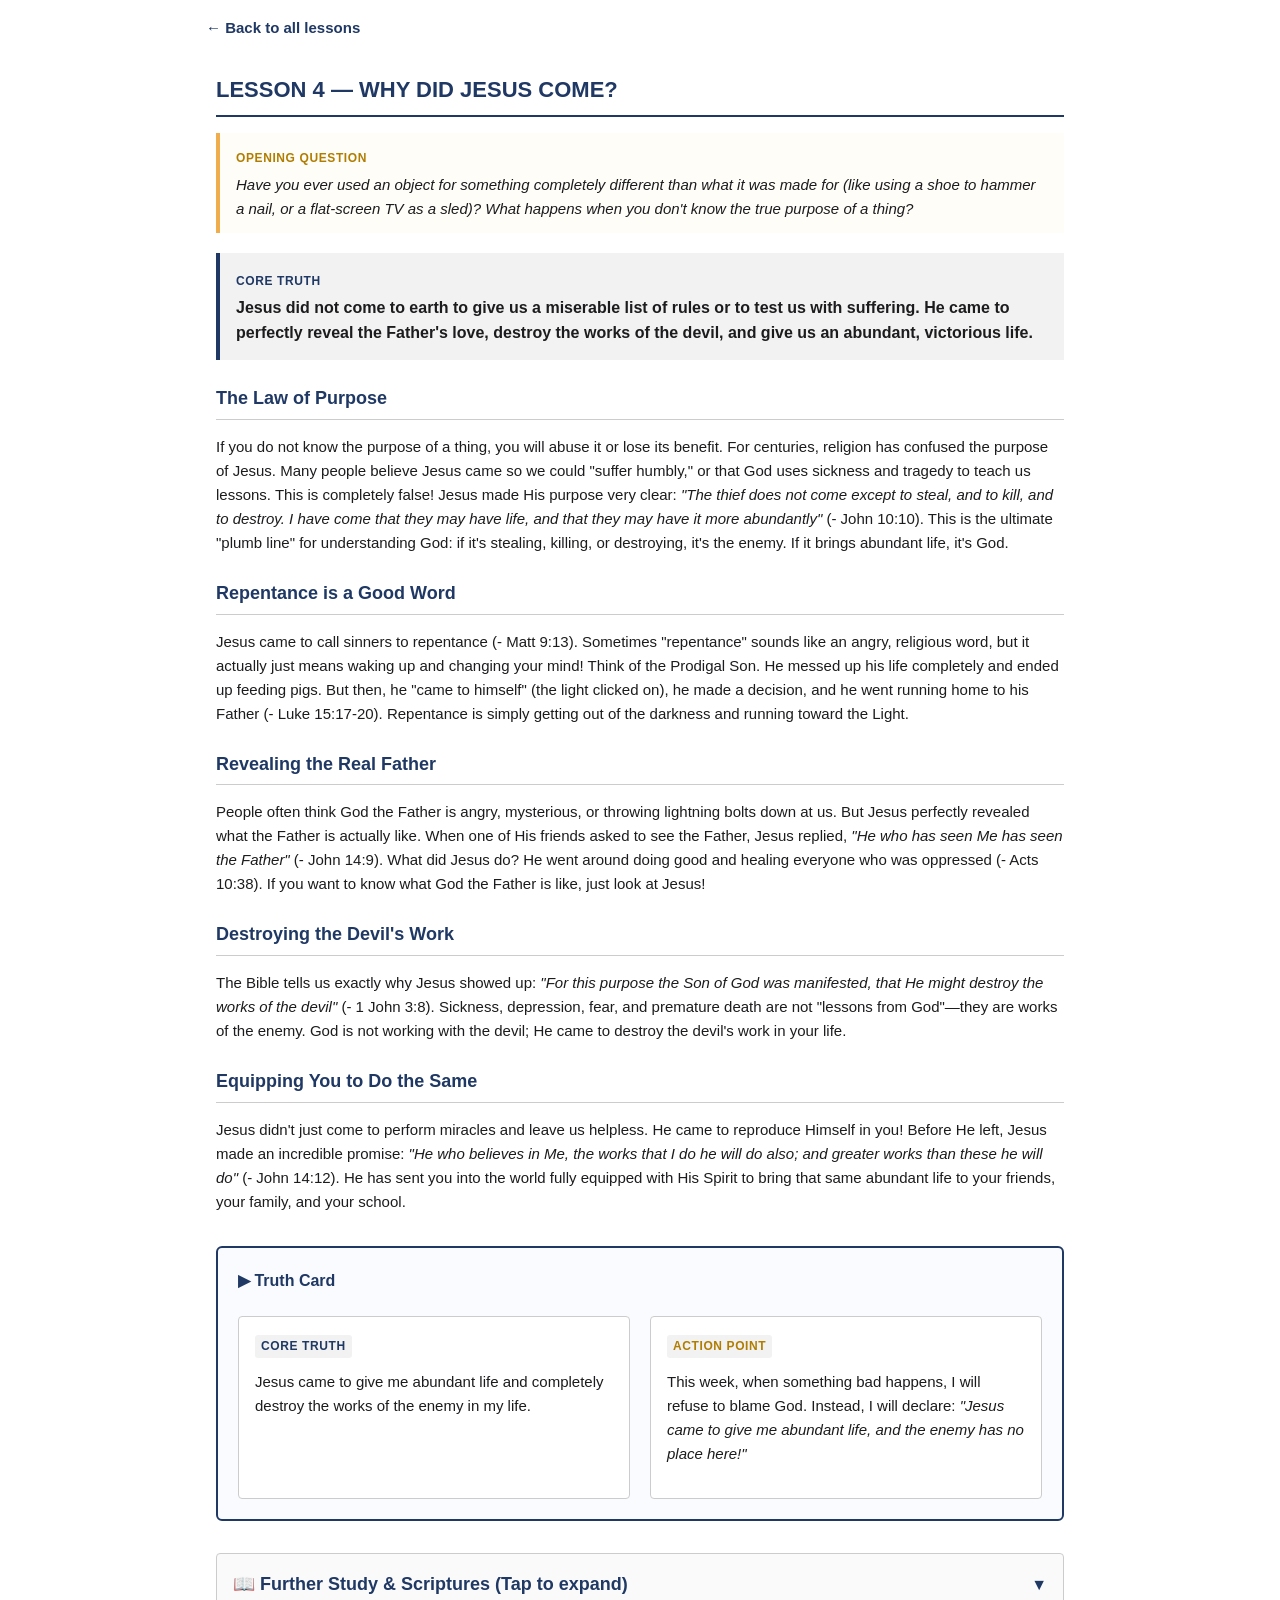
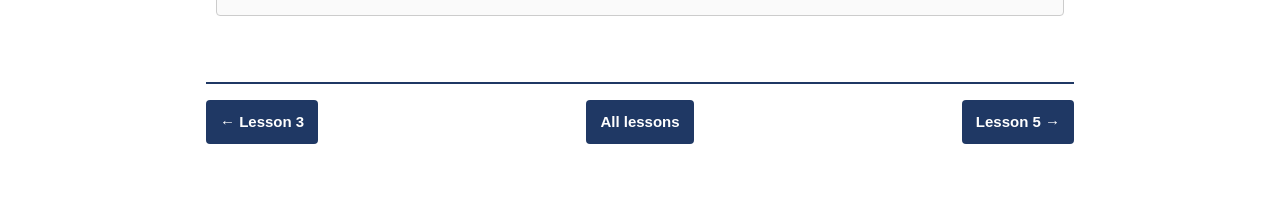
<file: loj-l04-why-did-jesus-come.html>
<!DOCTYPE html>
<html lang="en-GB">
<head>
<meta charset="UTF-8">
<meta name="viewport" content="width=device-width, initial-scale=1.0">
<title>Lesson 4: Why Did Jesus Come? – The Life of Jesus – Part 1</title>
<link rel="icon" href="favicon.svg" type="image/svg+xml">
<link rel="stylesheet" href="loj-site.css">
</head>
<body>
<a class="loj-back" href="index.html">&larr; Back to all lessons</a>
<style>
    :root {
        --text-color: #1c1c1e;
        --navy: #1F3864;
        --border-color: #cccccc;
        --bg-white: #ffffff;
        --bg-grey: #f2f2f2;
        --amber: #f0ad4e;
    }
    * { box-sizing: border-box; }
    .lesson-container {
        font-family: Arial, sans-serif;
        font-size: 15px;
        color: var(--text-color);
        background-color: var(--bg-white);
        line-height: 1.6;
        max-width: 900px;
        margin: 0 auto;
        padding: 10px;
    }
    h2 { font-size: 22px; color: var(--navy); font-weight: bold; text-transform: uppercase; margin-bottom: 16px; border-bottom: 2px solid var(--navy); padding-bottom: 8px;}
    h3 { font-size: 18px; color: var(--navy); font-weight: bold; border-bottom: 1px solid var(--border-color); padding-bottom: 6px; margin-top: 24px; margin-bottom: 12px; }
    p, ul, ol { margin-bottom: 16px; }
    ul, ol { padding-left: 24px; }
    li { margin-bottom: 6px; }
    
    /* Content Blocks */
    .note { border-left: 4px solid var(--amber); background-color: #fffdf8; padding: 12px 16px; margin-bottom: 20px; }
    .core-truth { border-left: 4px solid var(--navy); background-color: var(--bg-grey); padding: 14px 16px; margin-bottom: 20px; font-weight: bold; font-size: 16px; }
    .key-label { font-weight: bold; background-color: var(--bg-grey); padding: 2px 6px; border-radius: 3px; display: inline-block; margin-bottom: 4px; font-size: 12px; text-transform: uppercase; letter-spacing: 0.05em;}
    
    /* Truth Card */
    .truth-card { border: 2px solid var(--navy); border-radius: 6px; padding: 20px; background-color: #f9fbff; margin: 32px 0; }
    .truth-card-content { display: flex; flex-direction: column; gap: 20px; margin-top: 16px; }
    .truth-card-item { background: var(--bg-white); border: 1px solid var(--border-color); padding: 16px; border-radius: 4px; }
    
    /* Collapsible Scriptures */
    details { margin-top: 32px; margin-bottom: 24px; border: 1px solid var(--border-color); border-radius: 4px; padding: 16px; background-color: #fafafa; }
    details[open] { background-color: var(--bg-white); }
    summary { cursor: pointer; list-style: none; outline: none; font-size: 18px; font-weight: bold; color: var(--navy); }
    summary::-webkit-details-marker { display: none; }
    summary::after { content: '\25BC'; float: right; color: var(--navy); font-size: 16px; margin-top: 2px; }
    details[open] summary::after { content: '\25B2'; }
    .scripture-block { margin: 16px 0 16px 12px; padding: 12px 16px; border-left: 3px solid var(--border-color); background-color: #fafafa; font-style: italic; font-size: 14px;}
    .scripture-header { display: block; font-weight: bold; font-style: normal; color: var(--text-color); margin-bottom: 4px; font-size: 15px; }
    .scripture-ref { font-weight: bold; color: var(--navy); font-style: normal; }

    @media (min-width: 600px) {
        .truth-card-content { flex-direction: row; }
        .truth-card-item { flex: 1; }
    }
</style>

<div class="lesson-container">
    <h2>Lesson 4 &mdash; Why Did Jesus Come?</h2>

    <div class="note">
        <span class="key-label" style="color: #b07d00; background: transparent; padding:0;">Opening Question</span>
        <p style="margin:0; font-style: italic;">Have you ever used an object for something completely different than what it was made for (like using a shoe to hammer a nail, or a flat-screen TV as a sled)? What happens when you don't know the true purpose of a thing?</p>
    </div>

    <div class="core-truth">
        <span class="key-label" style="color: #1F3864; background: transparent; padding:0;">Core Truth</span>
        <p style="margin:0;">Jesus did not come to earth to give us a miserable list of rules or to test us with suffering. He came to perfectly reveal the Father's love, destroy the works of the devil, and give us an abundant, victorious life.</p>
    </div>

    <h3>The Law of Purpose</h3>
    <p>If you do not know the purpose of a thing, you will abuse it or lose its benefit. For centuries, religion has confused the purpose of Jesus. Many people believe Jesus came so we could "suffer humbly," or that God uses sickness and tragedy to teach us lessons. This is completely false! Jesus made His purpose very clear: <em>"The thief does not come except to steal, and to kill, and to destroy. I have come that they may have life, and that they may have it more abundantly"</em> (- John 10:10). This is the ultimate "plumb line" for understanding God: if it's stealing, killing, or destroying, it's the enemy. If it brings abundant life, it's God.</p>

    <h3>Repentance is a Good Word</h3>
    <p>Jesus came to call sinners to repentance (- Matt 9:13). Sometimes "repentance" sounds like an angry, religious word, but it actually just means waking up and changing your mind! Think of the Prodigal Son. He messed up his life completely and ended up feeding pigs. But then, he "came to himself" (the light clicked on), he made a decision, and he went running home to his Father (- Luke 15:17-20). Repentance is simply getting out of the darkness and running toward the Light.</p>

    <h3>Revealing the Real Father</h3>
    <p>People often think God the Father is angry, mysterious, or throwing lightning bolts down at us. But Jesus perfectly revealed what the Father is actually like. When one of His friends asked to see the Father, Jesus replied, <em>"He who has seen Me has seen the Father"</em> (- John 14:9). What did Jesus do? He went around doing good and healing everyone who was oppressed (- Acts 10:38). If you want to know what God the Father is like, just look at Jesus!</p>

    <h3>Destroying the Devil's Work</h3>
    <p>The Bible tells us exactly why Jesus showed up: <em>"For this purpose the Son of God was manifested, that He might destroy the works of the devil"</em> (- 1 John 3:8). Sickness, depression, fear, and premature death are not "lessons from God"—they are works of the enemy. God is not working with the devil; He came to destroy the devil's work in your life.</p>

    <h3>Equipping You to Do the Same</h3>
    <p>Jesus didn't just come to perform miracles and leave us helpless. He came to reproduce Himself in you! Before He left, Jesus made an incredible promise: <em>"He who believes in Me, the works that I do he will do also; and greater works than these he will do"</em> (- John 14:12). He has sent you into the world fully equipped with His Spirit to bring that same abundant life to your friends, your family, and your school.</p>

    <div class="truth-card">
        <h3 style="margin-top:0; border:none; font-size:16px;">▶ Truth Card</h3>
        <div class="truth-card-content">
            <div class="truth-card-item">
                <span class="key-label" style="color: #1F3864;">Core Truth</span>
                <p style="margin-top: 8px;">Jesus came to give me abundant life and completely destroy the works of the enemy in my life.</p>
            </div>
            <div class="truth-card-item">
                <span class="key-label" style="color: #b07d00;">Action Point</span>
                <p style="margin-top: 8px;">This week, when something bad happens, I will refuse to blame God. Instead, I will declare: <em>"Jesus came to give me abundant life, and the enemy has no place here!"</em></p>
            </div>
        </div>
    </div>

    <details>
        <summary>📖 Further Study & Scriptures (Tap to expand)</summary>
        
        <div class="scripture-block">
            <span class="scripture-header">The Ultimate Plumb Line</span>
            <span class="scripture-ref">John 10:10</span> &mdash; "The thief does not come except to steal, and to kill, and to destroy. I have come that they may have life, and that they may have it more abundantly."
        </div>

        <div class="scripture-block">
            <span class="scripture-header">The Meaning of Repentance</span>
            <span class="scripture-ref">Matthew 9:13</span> &mdash; "But go and learn what this means: 'I desire mercy and not sacrifice.' For I did not come to call the righteous, but sinners, to repentance."
        </div>

        <div class="scripture-block">
            <span class="scripture-header">The Heart of the Father</span>
            <span class="scripture-ref">John 14:9</span> &mdash; "Jesus said to him, 'Have I been with you so long, and yet you have not known Me, Philip? He who has seen Me has seen the Father; so how can you say, "Show us the Father?"'"
        </div>

        <div class="scripture-block">
            <span class="scripture-header">Doing Good and Healing</span>
            <span class="scripture-ref">Acts 10:38</span> &mdash; "...how God anointed Jesus of Nazareth with the Holy Spirit and with power, who went about doing good and healing all who were oppressed by the devil, for God was with Him."
        </div>

        <div class="scripture-block">
            <span class="scripture-header">Destroying the Enemy's Work</span>
            <span class="scripture-ref">1 John 3:8</span> &mdash; "He who sins is of the devil, for the devil has sinned from the beginning. For this purpose the Son of God was manifested, that He might destroy the works of the devil."
        </div>

        <div class="scripture-block">
            <span class="scripture-header">The Greater Works</span>
            <span class="scripture-ref">John 14:12</span> &mdash; "Most assuredly, I say to you, he who believes in Me, the works that I do he will do also; and greater works than these he will do, because I go to My Father."
        </div>

        <h3 style="font-size: 16px;">Group Discussion</h3>
        <ol>
            <li>Why do you think so many people believe God causes disasters or sickness to "teach us a lesson"? How does looking at the life of Jesus change that idea?</li>
            <li>Read John 10:10. How can this single verse act like a "filter" for understanding what is happening in your life?</li>
            <li>What does the word "repentance" usually make you think of? How does the story of the Prodigal Son change that meaning for you?</li>
            <li>Jesus said we would do the same (and greater) works than He did. What is one "work of Jesus" you want to see happen in your school, family, or city?</li>
        </ol>
    </details>
</div>
<nav class="loj-nav" aria-label="Lesson navigation"><a href="loj-l03-seven-i-am-sayings.html">&larr; Lesson 3</a><a href="index.html">All lessons</a><a href="loj-l05-baptism-and-temptation.html">Lesson 5 &rarr;</a></nav>
</body>
</html>
</file>
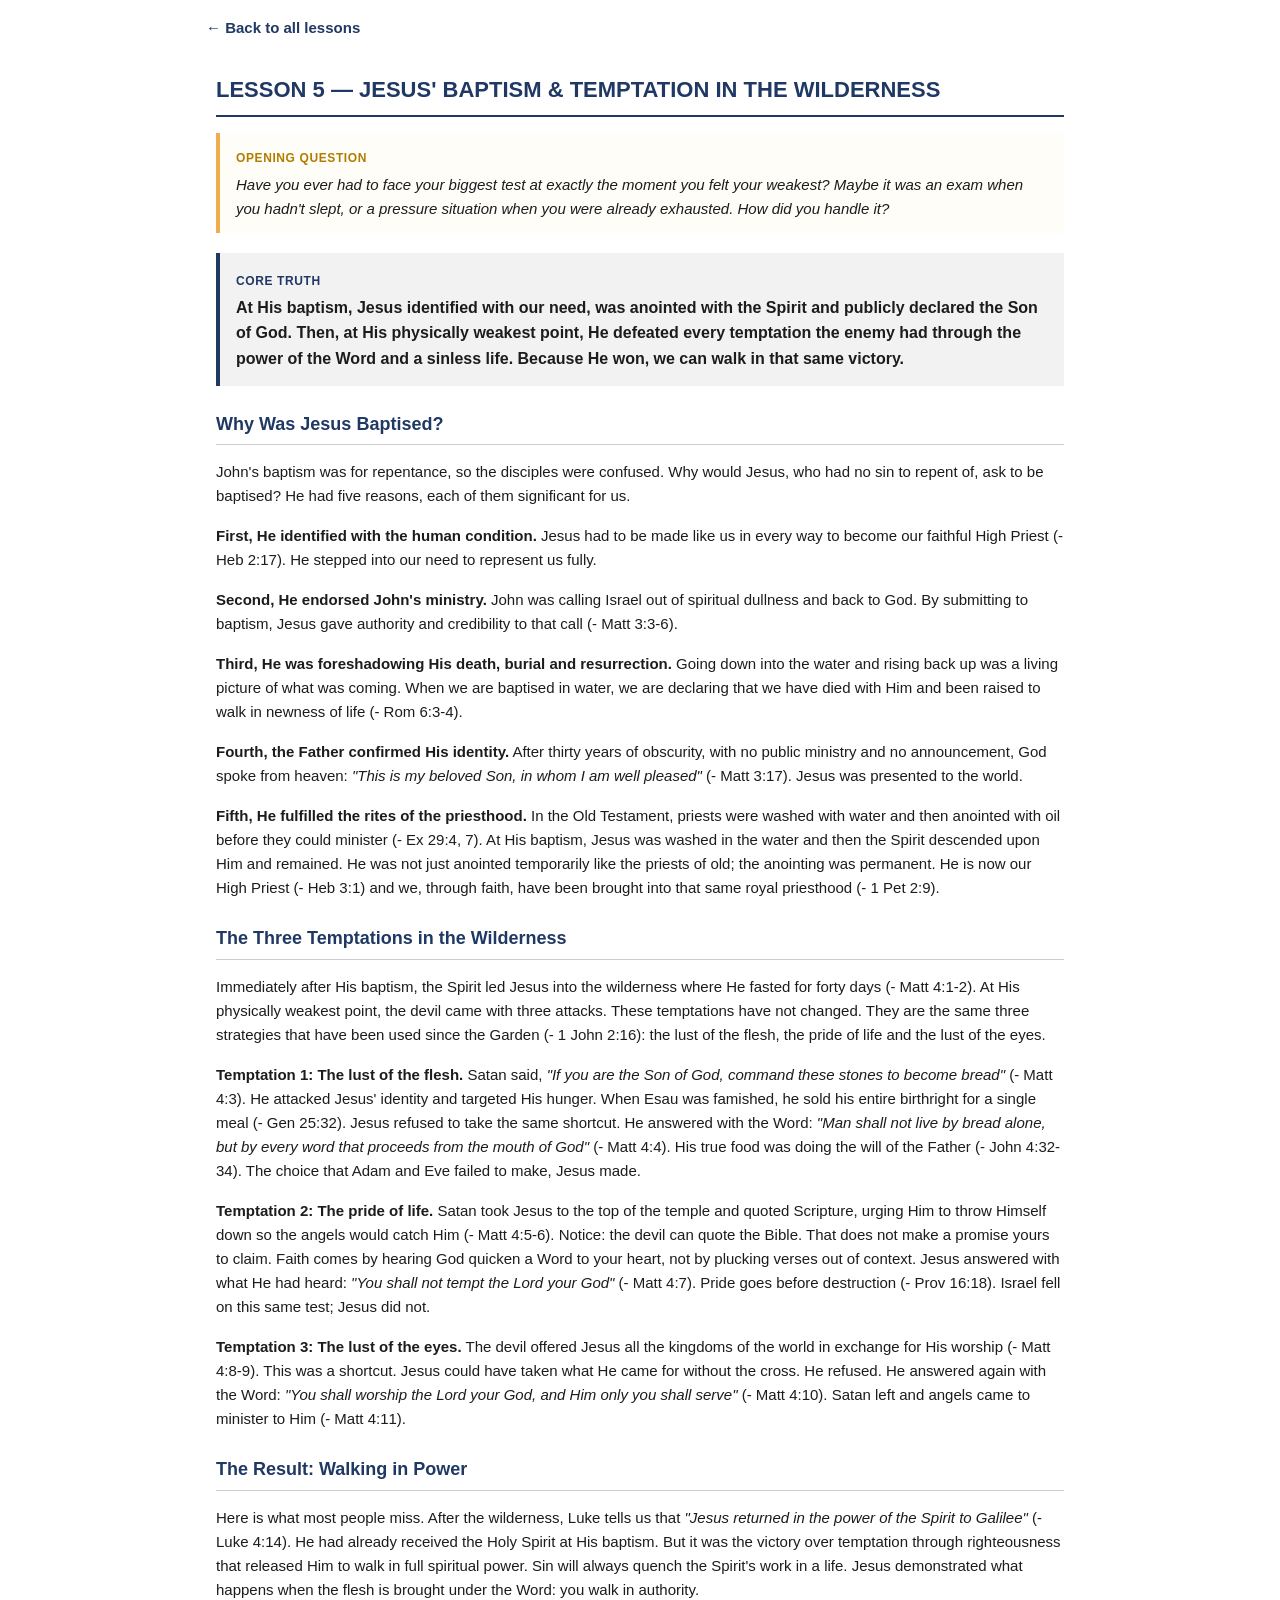
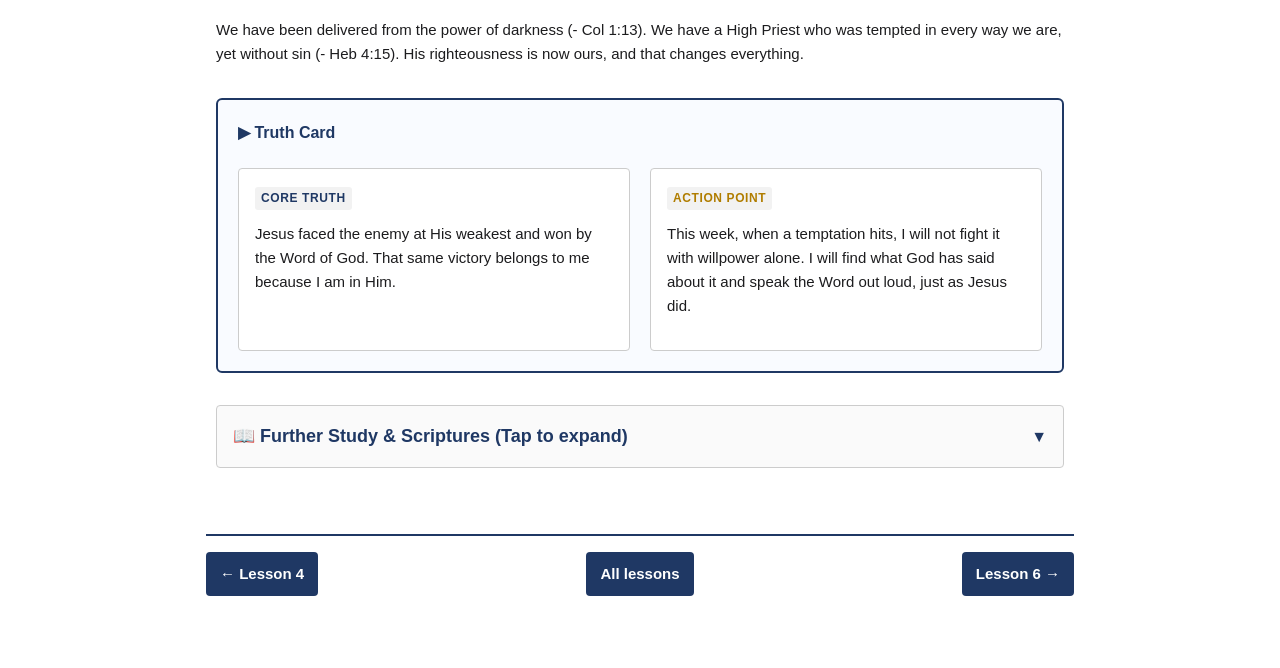
<file: loj-l05-baptism-and-temptation.html>
<!DOCTYPE html>
<html lang="en-GB">
<head>
<meta charset="UTF-8">
<meta name="viewport" content="width=device-width, initial-scale=1.0">
<title>Lesson 5: Jesus&#x27; Baptism &amp; Temptation in the Wilderness – The Life of Jesus – Part 1</title>
<link rel="icon" href="favicon.svg" type="image/svg+xml">
<link rel="stylesheet" href="loj-site.css">
</head>
<body>
<a class="loj-back" href="index.html">&larr; Back to all lessons</a>
<style>
    :root {
        --text-color: #1c1c1e;
        --navy: #1F3864;
        --border-color: #cccccc;
        --bg-white: #ffffff;
        --bg-grey: #f2f2f2;
        --amber: #f0ad4e;
    }
    * { box-sizing: border-box; }
    .lesson-container {
        font-family: Arial, sans-serif;
        font-size: 15px;
        color: var(--text-color);
        background-color: var(--bg-white);
        line-height: 1.6;
        max-width: 900px;
        margin: 0 auto;
        padding: 10px;
    }
    h2 { font-size: 22px; color: var(--navy); font-weight: bold; text-transform: uppercase; margin-bottom: 16px; border-bottom: 2px solid var(--navy); padding-bottom: 8px;}
    h3 { font-size: 18px; color: var(--navy); font-weight: bold; border-bottom: 1px solid var(--border-color); padding-bottom: 6px; margin-top: 24px; margin-bottom: 12px; }
    p, ul, ol { margin-bottom: 16px; }
    ul, ol { padding-left: 24px; }
    li { margin-bottom: 6px; }

    /* Content Blocks */
    .note { border-left: 4px solid var(--amber); background-color: #fffdf8; padding: 12px 16px; margin-bottom: 20px; }
    .core-truth { border-left: 4px solid var(--navy); background-color: var(--bg-grey); padding: 14px 16px; margin-bottom: 20px; font-weight: bold; font-size: 16px; }
    .key-label { font-weight: bold; background-color: var(--bg-grey); padding: 2px 6px; border-radius: 3px; display: inline-block; margin-bottom: 4px; font-size: 12px; text-transform: uppercase; letter-spacing: 0.05em;}

    /* Truth Card */
    .truth-card { border: 2px solid var(--navy); border-radius: 6px; padding: 20px; background-color: #f9fbff; margin: 32px 0; }
    .truth-card-content { display: flex; flex-direction: column; gap: 20px; margin-top: 16px; }
    .truth-card-item { background: var(--bg-white); border: 1px solid var(--border-color); padding: 16px; border-radius: 4px; }

    /* Collapsible Scriptures */
    details { margin-top: 32px; margin-bottom: 24px; border: 1px solid var(--border-color); border-radius: 4px; padding: 16px; background-color: #fafafa; }
    details[open] { background-color: var(--bg-white); }
    summary { cursor: pointer; list-style: none; outline: none; font-size: 18px; font-weight: bold; color: var(--navy); }
    summary::-webkit-details-marker { display: none; }
    summary::after { content: '\25BC'; float: right; color: var(--navy); font-size: 16px; margin-top: 2px; }
    details[open] summary::after { content: '\25B2'; }
    .scripture-block { margin: 16px 0 16px 12px; padding: 12px 16px; border-left: 3px solid var(--border-color); background-color: #fafafa; font-style: italic; font-size: 14px;}
    .scripture-header { display: block; font-weight: bold; font-style: normal; color: var(--text-color); margin-bottom: 4px; font-size: 15px; }
    .scripture-ref { font-weight: bold; color: var(--navy); font-style: normal; }

    @media (min-width: 600px) {
        .truth-card-content { flex-direction: row; }
        .truth-card-item { flex: 1; }
    }
</style>

<div class="lesson-container">
    <h2>Lesson 5 &mdash; Jesus&#x27; Baptism &amp; Temptation in the Wilderness</h2>

    <div class="note">
        <span class="key-label" style="color: #b07d00; background: transparent; padding:0;">Opening Question</span>
        <p style="margin:0; font-style: italic;">Have you ever had to face your biggest test at exactly the moment you felt your weakest? Maybe it was an exam when you hadn't slept, or a pressure situation when you were already exhausted. How did you handle it?</p>
    </div>

    <div class="core-truth">
        <span class="key-label" style="color: #1F3864; background: transparent; padding:0;">Core Truth</span>
        <p style="margin:0;">At His baptism, Jesus identified with our need, was anointed with the Spirit and publicly declared the Son of God. Then, at His physically weakest point, He defeated every temptation the enemy had through the power of the Word and a sinless life. Because He won, we can walk in that same victory.</p>
    </div>

    <h3>Why Was Jesus Baptised?</h3>
    <p>John's baptism was for repentance, so the disciples were confused. Why would Jesus, who had no sin to repent of, ask to be baptised? He had five reasons, each of them significant for us.</p>
    <p><strong>First, He identified with the human condition.</strong> Jesus had to be made like us in every way to become our faithful High Priest (- Heb 2:17). He stepped into our need to represent us fully.</p>
    <p><strong>Second, He endorsed John's ministry.</strong> John was calling Israel out of spiritual dullness and back to God. By submitting to baptism, Jesus gave authority and credibility to that call (- Matt 3:3-6).</p>
    <p><strong>Third, He was foreshadowing His death, burial and resurrection.</strong> Going down into the water and rising back up was a living picture of what was coming. When we are baptised in water, we are declaring that we have died with Him and been raised to walk in newness of life (- Rom 6:3-4).</p>
    <p><strong>Fourth, the Father confirmed His identity.</strong> After thirty years of obscurity, with no public ministry and no announcement, God spoke from heaven: <em>"This is my beloved Son, in whom I am well pleased"</em> (- Matt 3:17). Jesus was presented to the world.</p>
    <p><strong>Fifth, He fulfilled the rites of the priesthood.</strong> In the Old Testament, priests were washed with water and then anointed with oil before they could minister (- Ex 29:4, 7). At His baptism, Jesus was washed in the water and then the Spirit descended upon Him and remained. He was not just anointed temporarily like the priests of old; the anointing was permanent. He is now our High Priest (- Heb 3:1) and we, through faith, have been brought into that same royal priesthood (- 1 Pet 2:9).</p>

    <h3>The Three Temptations in the Wilderness</h3>
    <p>Immediately after His baptism, the Spirit led Jesus into the wilderness where He fasted for forty days (- Matt 4:1-2). At His physically weakest point, the devil came with three attacks. These temptations have not changed. They are the same three strategies that have been used since the Garden (- 1 John 2:16): the lust of the flesh, the pride of life and the lust of the eyes.</p>
    <p><strong>Temptation 1: The lust of the flesh.</strong> Satan said, <em>"If you are the Son of God, command these stones to become bread"</em> (- Matt 4:3). He attacked Jesus' identity and targeted His hunger. When Esau was famished, he sold his entire birthright for a single meal (- Gen 25:32). Jesus refused to take the same shortcut. He answered with the Word: <em>"Man shall not live by bread alone, but by every word that proceeds from the mouth of God"</em> (- Matt 4:4). His true food was doing the will of the Father (- John 4:32-34). The choice that Adam and Eve failed to make, Jesus made.</p>
    <p><strong>Temptation 2: The pride of life.</strong> Satan took Jesus to the top of the temple and quoted Scripture, urging Him to throw Himself down so the angels would catch Him (- Matt 4:5-6). Notice: the devil can quote the Bible. That does not make a promise yours to claim. Faith comes by hearing God quicken a Word to your heart, not by plucking verses out of context. Jesus answered with what He had heard: <em>"You shall not tempt the Lord your God"</em> (- Matt 4:7). Pride goes before destruction (- Prov 16:18). Israel fell on this same test; Jesus did not.</p>
    <p><strong>Temptation 3: The lust of the eyes.</strong> The devil offered Jesus all the kingdoms of the world in exchange for His worship (- Matt 4:8-9). This was a shortcut. Jesus could have taken what He came for without the cross. He refused. He answered again with the Word: <em>"You shall worship the Lord your God, and Him only you shall serve"</em> (- Matt 4:10). Satan left and angels came to minister to Him (- Matt 4:11).</p>

    <h3>The Result: Walking in Power</h3>
    <p>Here is what most people miss. After the wilderness, Luke tells us that <em>"Jesus returned in the power of the Spirit to Galilee"</em> (- Luke 4:14). He had already received the Holy Spirit at His baptism. But it was the victory over temptation through righteousness that released Him to walk in full spiritual power. Sin will always quench the Spirit's work in a life. Jesus demonstrated what happens when the flesh is brought under the Word: you walk in authority.</p>
    <p>We have been delivered from the power of darkness (- Col 1:13). We have a High Priest who was tempted in every way we are, yet without sin (- Heb 4:15). His righteousness is now ours, and that changes everything.</p>

    <div class="truth-card">
        <h3 style="margin-top:0; border:none; font-size:16px;">&#9654; Truth Card</h3>
        <div class="truth-card-content">
            <div class="truth-card-item">
                <span class="key-label" style="color: #1F3864;">Core Truth</span>
                <p style="margin-top: 8px;">Jesus faced the enemy at His weakest and won by the Word of God. That same victory belongs to me because I am in Him.</p>
            </div>
            <div class="truth-card-item">
                <span class="key-label" style="color: #b07d00;">Action Point</span>
                <p style="margin-top: 8px;">This week, when a temptation hits, I will not fight it with willpower alone. I will find what God has said about it and speak the Word out loud, just as Jesus did.</p>
            </div>
        </div>
    </div>

    <details>
        <summary>&#128214; Further Study &amp; Scriptures (Tap to expand)</summary>

        <div class="scripture-block">
            <span class="scripture-header">Jesus is Our Faithful High Priest</span>
            <span class="scripture-ref">Hebrews 2:17</span> &mdash; "Therefore, in all things He had to be made like His brethren, that He might be a merciful and faithful High Priest in things pertaining to God, to make propitiation for the sins of the people."
        </div>

        <div class="scripture-block">
            <span class="scripture-header">Baptism and New Life</span>
            <span class="scripture-ref">Romans 6:3&ndash;4</span> &mdash; "Or do you not know that as many of us as were baptised into Christ Jesus were baptised into His death? Therefore we were buried with Him through baptism into death, that just as Christ was raised from the dead by the glory of the Father, even so we also should walk in newness of life."
        </div>

        <div class="scripture-block">
            <span class="scripture-header">The Father's Declaration</span>
            <span class="scripture-ref">Matthew 3:16&ndash;17</span> &mdash; "When He had been baptised, Jesus came up immediately from the water; and behold, the heavens were opened to Him, and He saw the Spirit of God descending like a dove and alighting upon Him. And suddenly a voice came from heaven, saying, 'This is My beloved Son, in whom I am well pleased.'"
        </div>

        <div class="scripture-block">
            <span class="scripture-header">A Royal Priesthood</span>
            <span class="scripture-ref">1 Peter 2:9</span> &mdash; "But you are a chosen generation, a royal priesthood, a holy nation, His own special people, that you may proclaim the praises of Him who called you out of darkness into His marvellous light."
        </div>

        <div class="scripture-block">
            <span class="scripture-header">The Three Temptations</span>
            <span class="scripture-ref">Matthew 4:1&ndash;11</span> &mdash; "Then Jesus was led up by the Spirit into the wilderness to be tempted by the devil. And when He had fasted forty days and forty nights, afterward He was hungry. Now when the tempter came to Him, he said, 'If You are the Son of God, command that these stones become bread.' But He answered and said, 'It is written, Man shall not live by bread alone, but by every word that proceeds from the mouth of God'&hellip; Jesus said to him, 'It is written again, You shall not tempt the Lord your God'&hellip; Then Jesus said to him, 'Away with you, Satan! For it is written, You shall worship the Lord your God, and Him only you shall serve.' Then the devil left Him, and behold, angels came and ministered to Him."
        </div>

        <div class="scripture-block">
            <span class="scripture-header">The Three Strategies of the Enemy</span>
            <span class="scripture-ref">1 John 2:16</span> &mdash; "For all that is in the world &mdash; the lust of the flesh, the lust of the eyes, and the pride of life &mdash; is not of the Father but is of the world."
        </div>

        <div class="scripture-block">
            <span class="scripture-header">Tempted As We Are, Yet Without Sin</span>
            <span class="scripture-ref">Hebrews 4:15</span> &mdash; "For we do not have a High Priest who cannot sympathise with our weaknesses, but was in all points tempted as we are, yet without sin."
        </div>

        <div class="scripture-block">
            <span class="scripture-header">Returning in Power</span>
            <span class="scripture-ref">Luke 4:14</span> &mdash; "Then Jesus returned in the power of the Spirit to Galilee, and news of Him went out through all the surrounding region."
        </div>

        <h3 style="font-size: 16px;">Group Discussion</h3>
        <ol>
            <li>Jesus had five reasons to be baptised, none of which involved His own sin. Which of those reasons means the most to you and why?</li>
            <li>The devil attacked Jesus at His weakest physical moment. When do you tend to be most vulnerable to temptation? What does Jesus' example teach you about how to respond?</li>
            <li>Satan quoted Scripture during the second temptation. How can you tell the difference between a promise that is genuinely alive in your heart and one that is just head knowledge?</li>
            <li>Jesus returned from the wilderness in greater spiritual power than He went in. What does that tell you about the connection between resisting temptation and walking in the Spirit?</li>
        </ol>
    </details>
</div>

<nav class="loj-nav" aria-label="Lesson navigation"><a href="loj-l04-why-did-jesus-come.html">&larr; Lesson 4</a><a href="index.html">All lessons</a><a href="loj-l06-jesus-and-the-holy-spirit.html">Lesson 6 &rarr;</a></nav>
</body>
</html>
</file>
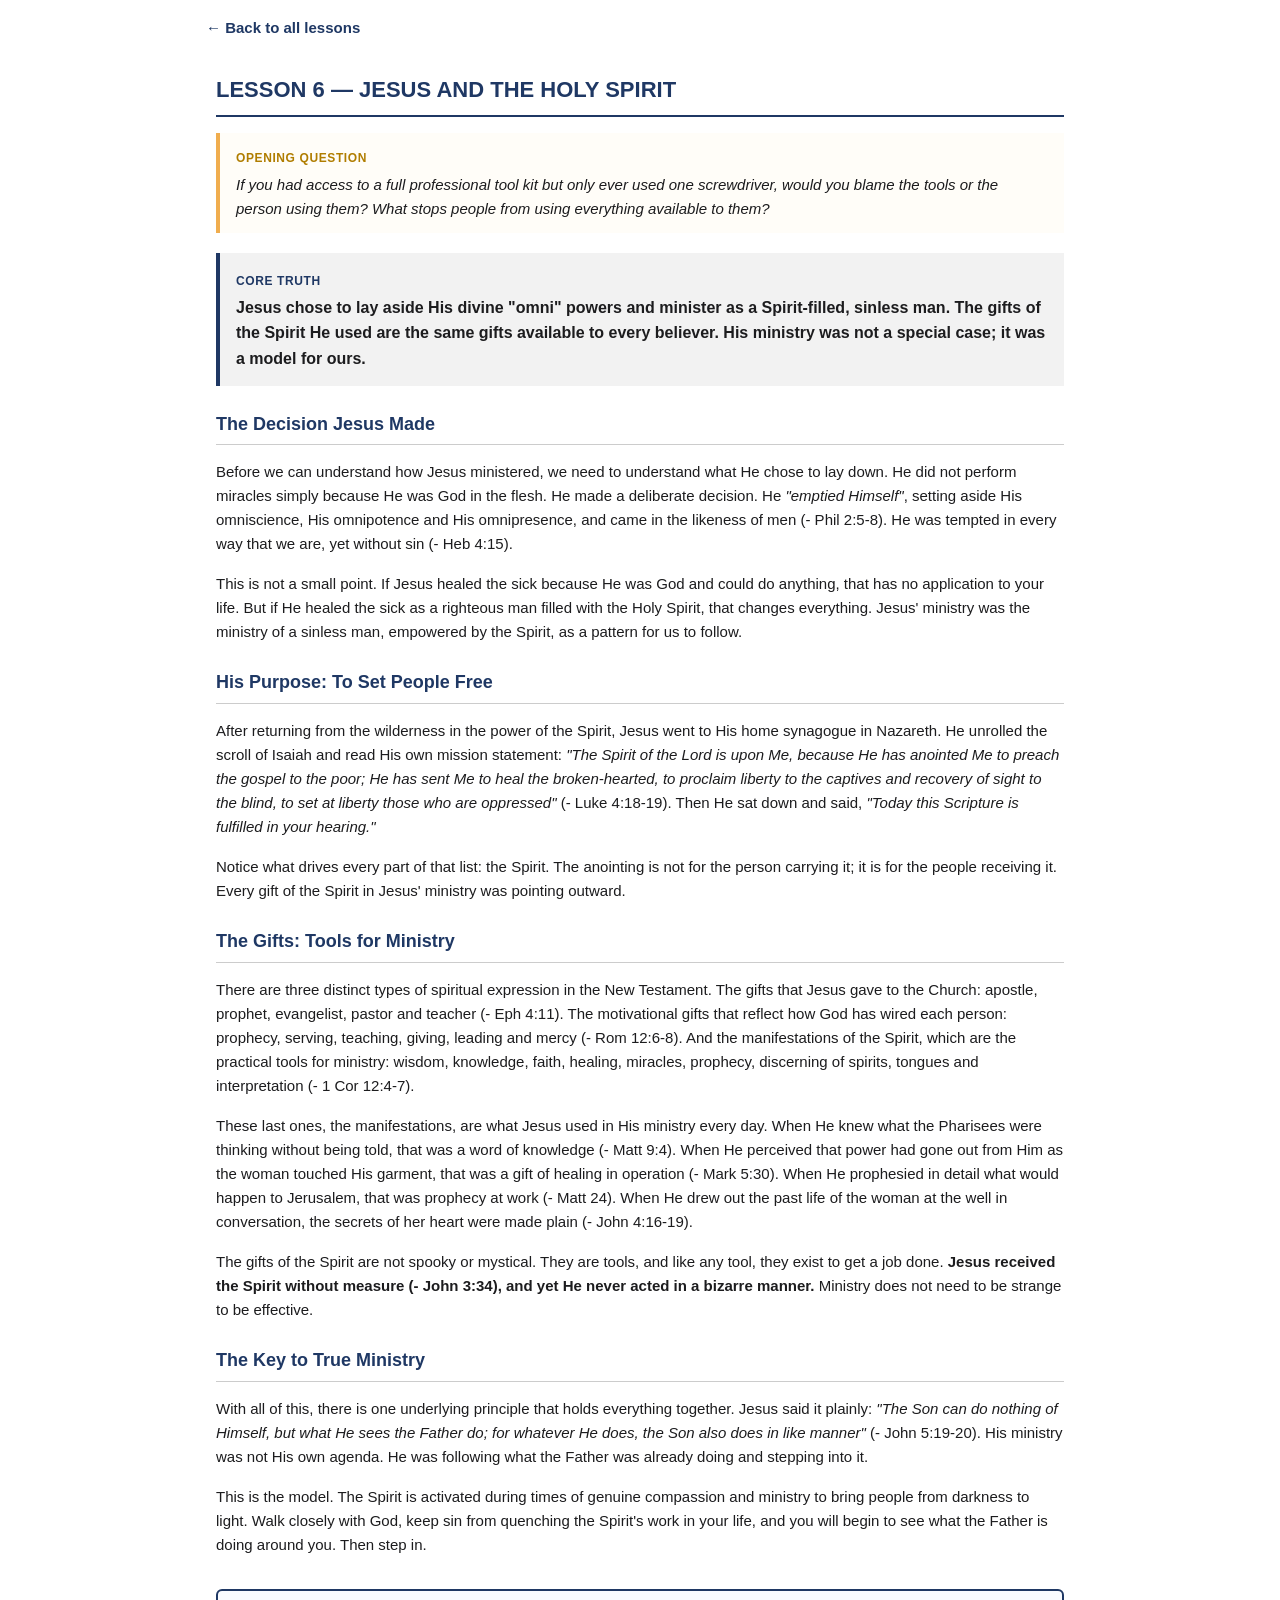
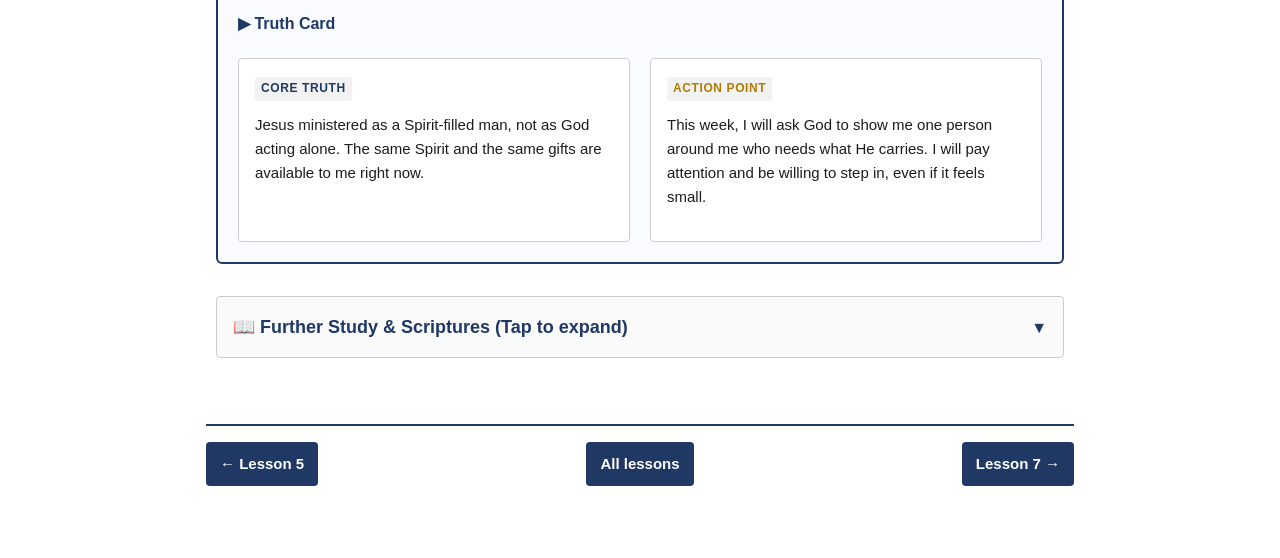
<file: loj-l06-jesus-and-the-holy-spirit.html>
<!DOCTYPE html>
<html lang="en-GB">
<head>
<meta charset="UTF-8">
<meta name="viewport" content="width=device-width, initial-scale=1.0">
<title>Lesson 6: Jesus and the Holy Spirit – The Life of Jesus – Part 1</title>
<link rel="icon" href="favicon.svg" type="image/svg+xml">
<link rel="stylesheet" href="loj-site.css">
</head>
<body>
<a class="loj-back" href="index.html">&larr; Back to all lessons</a>
<style>
    :root {
        --text-color: #1c1c1e;
        --navy: #1F3864;
        --border-color: #cccccc;
        --bg-white: #ffffff;
        --bg-grey: #f2f2f2;
        --amber: #f0ad4e;
    }
    * { box-sizing: border-box; }
    .lesson-container {
        font-family: Arial, sans-serif;
        font-size: 15px;
        color: var(--text-color);
        background-color: var(--bg-white);
        line-height: 1.6;
        max-width: 900px;
        margin: 0 auto;
        padding: 10px;
    }
    h2 { font-size: 22px; color: var(--navy); font-weight: bold; text-transform: uppercase; margin-bottom: 16px; border-bottom: 2px solid var(--navy); padding-bottom: 8px;}
    h3 { font-size: 18px; color: var(--navy); font-weight: bold; border-bottom: 1px solid var(--border-color); padding-bottom: 6px; margin-top: 24px; margin-bottom: 12px; }
    p, ul, ol { margin-bottom: 16px; }
    ul, ol { padding-left: 24px; }
    li { margin-bottom: 6px; }

    /* Content Blocks */
    .note { border-left: 4px solid var(--amber); background-color: #fffdf8; padding: 12px 16px; margin-bottom: 20px; }
    .core-truth { border-left: 4px solid var(--navy); background-color: var(--bg-grey); padding: 14px 16px; margin-bottom: 20px; font-weight: bold; font-size: 16px; }
    .key-label { font-weight: bold; background-color: var(--bg-grey); padding: 2px 6px; border-radius: 3px; display: inline-block; margin-bottom: 4px; font-size: 12px; text-transform: uppercase; letter-spacing: 0.05em;}

    /* Truth Card */
    .truth-card { border: 2px solid var(--navy); border-radius: 6px; padding: 20px; background-color: #f9fbff; margin: 32px 0; }
    .truth-card-content { display: flex; flex-direction: column; gap: 20px; margin-top: 16px; }
    .truth-card-item { background: var(--bg-white); border: 1px solid var(--border-color); padding: 16px; border-radius: 4px; }

    /* Collapsible Scriptures */
    details { margin-top: 32px; margin-bottom: 24px; border: 1px solid var(--border-color); border-radius: 4px; padding: 16px; background-color: #fafafa; }
    details[open] { background-color: var(--bg-white); }
    summary { cursor: pointer; list-style: none; outline: none; font-size: 18px; font-weight: bold; color: var(--navy); }
    summary::-webkit-details-marker { display: none; }
    summary::after { content: '\25BC'; float: right; color: var(--navy); font-size: 16px; margin-top: 2px; }
    details[open] summary::after { content: '\25B2'; }
    .scripture-block { margin: 16px 0 16px 12px; padding: 12px 16px; border-left: 3px solid var(--border-color); background-color: #fafafa; font-style: italic; font-size: 14px;}
    .scripture-header { display: block; font-weight: bold; font-style: normal; color: var(--text-color); margin-bottom: 4px; font-size: 15px; }
    .scripture-ref { font-weight: bold; color: var(--navy); font-style: normal; }

    @media (min-width: 600px) {
        .truth-card-content { flex-direction: row; }
        .truth-card-item { flex: 1; }
    }
</style>

<div class="lesson-container">
    <h2>Lesson 6 &mdash; Jesus and the Holy Spirit</h2>

    <div class="note">
        <span class="key-label" style="color: #b07d00; background: transparent; padding:0;">Opening Question</span>
        <p style="margin:0; font-style: italic;">If you had access to a full professional tool kit but only ever used one screwdriver, would you blame the tools or the person using them? What stops people from using everything available to them?</p>
    </div>

    <div class="core-truth">
        <span class="key-label" style="color: #1F3864; background: transparent; padding:0;">Core Truth</span>
        <p style="margin:0;">Jesus chose to lay aside His divine "omni" powers and minister as a Spirit-filled, sinless man. The gifts of the Spirit He used are the same gifts available to every believer. His ministry was not a special case; it was a model for ours.</p>
    </div>

    <h3>The Decision Jesus Made</h3>
    <p>Before we can understand how Jesus ministered, we need to understand what He chose to lay down. He did not perform miracles simply because He was God in the flesh. He made a deliberate decision. He <em>"emptied Himself"</em>, setting aside His omniscience, His omnipotence and His omnipresence, and came in the likeness of men (- Phil 2:5-8). He was tempted in every way that we are, yet without sin (- Heb 4:15).</p>
    <p>This is not a small point. If Jesus healed the sick because He was God and could do anything, that has no application to your life. But if He healed the sick as a righteous man filled with the Holy Spirit, that changes everything. Jesus' ministry was the ministry of a sinless man, empowered by the Spirit, as a pattern for us to follow.</p>

    <h3>His Purpose: To Set People Free</h3>
    <p>After returning from the wilderness in the power of the Spirit, Jesus went to His home synagogue in Nazareth. He unrolled the scroll of Isaiah and read His own mission statement: <em>"The Spirit of the Lord is upon Me, because He has anointed Me to preach the gospel to the poor; He has sent Me to heal the broken-hearted, to proclaim liberty to the captives and recovery of sight to the blind, to set at liberty those who are oppressed"</em> (- Luke 4:18-19). Then He sat down and said, <em>"Today this Scripture is fulfilled in your hearing."</em></p>
    <p>Notice what drives every part of that list: the Spirit. The anointing is not for the person carrying it; it is for the people receiving it. Every gift of the Spirit in Jesus' ministry was pointing outward.</p>

    <h3>The Gifts: Tools for Ministry</h3>
    <p>There are three distinct types of spiritual expression in the New Testament. The gifts that Jesus gave to the Church: apostle, prophet, evangelist, pastor and teacher (- Eph 4:11). The motivational gifts that reflect how God has wired each person: prophecy, serving, teaching, giving, leading and mercy (- Rom 12:6-8). And the manifestations of the Spirit, which are the practical tools for ministry: wisdom, knowledge, faith, healing, miracles, prophecy, discerning of spirits, tongues and interpretation (- 1 Cor 12:4-7).</p>
    <p>These last ones, the manifestations, are what Jesus used in His ministry every day. When He knew what the Pharisees were thinking without being told, that was a word of knowledge (- Matt 9:4). When He perceived that power had gone out from Him as the woman touched His garment, that was a gift of healing in operation (- Mark 5:30). When He prophesied in detail what would happen to Jerusalem, that was prophecy at work (- Matt 24). When He drew out the past life of the woman at the well in conversation, the secrets of her heart were made plain (- John 4:16-19).</p>
    <p>The gifts of the Spirit are not spooky or mystical. They are tools, and like any tool, they exist to get a job done. <strong>Jesus received the Spirit without measure (- John 3:34), and yet He never acted in a bizarre manner.</strong> Ministry does not need to be strange to be effective.</p>

    <h3>The Key to True Ministry</h3>
    <p>With all of this, there is one underlying principle that holds everything together. Jesus said it plainly: <em>"The Son can do nothing of Himself, but what He sees the Father do; for whatever He does, the Son also does in like manner"</em> (- John 5:19-20). His ministry was not His own agenda. He was following what the Father was already doing and stepping into it.</p>
    <p>This is the model. The Spirit is activated during times of genuine compassion and ministry to bring people from darkness to light. Walk closely with God, keep sin from quenching the Spirit's work in your life, and you will begin to see what the Father is doing around you. Then step in.</p>

    <div class="truth-card">
        <h3 style="margin-top:0; border:none; font-size:16px;">&#9654; Truth Card</h3>
        <div class="truth-card-content">
            <div class="truth-card-item">
                <span class="key-label" style="color: #1F3864;">Core Truth</span>
                <p style="margin-top: 8px;">Jesus ministered as a Spirit-filled man, not as God acting alone. The same Spirit and the same gifts are available to me right now.</p>
            </div>
            <div class="truth-card-item">
                <span class="key-label" style="color: #b07d00;">Action Point</span>
                <p style="margin-top: 8px;">This week, I will ask God to show me one person around me who needs what He carries. I will pay attention and be willing to step in, even if it feels small.</p>
            </div>
        </div>
    </div>

    <details>
        <summary>&#128214; Further Study &amp; Scriptures (Tap to expand)</summary>

        <div class="scripture-block">
            <span class="scripture-header">Jesus Emptied Himself</span>
            <span class="scripture-ref">Philippians 2:5&ndash;8</span> &mdash; "Let this mind be in you which was also in Christ Jesus, who, being in the form of God, did not consider it robbery to be equal with God, but made Himself of no reputation, taking the form of a bondservant, and coming in the likeness of men. And being found in appearance as a man, He humbled Himself and became obedient to the point of death, even the death of the cross."
        </div>

        <div class="scripture-block">
            <span class="scripture-header">His Mission Statement</span>
            <span class="scripture-ref">Luke 4:18&ndash;19</span> &mdash; "The Spirit of the Lord is upon Me, because He has anointed Me to preach the gospel to the poor; He has sent Me to heal the broken-hearted, to proclaim liberty to the captives and recovery of sight to the blind, to set at liberty those who are oppressed, to proclaim the acceptable year of the Lord."
        </div>

        <div class="scripture-block">
            <span class="scripture-header">The Manifestations of the Spirit</span>
            <span class="scripture-ref">1 Corinthians 12:4&ndash;7</span> &mdash; "There are diversities of gifts, but the same Spirit. There are differences of ministries, but the same Lord. And there are diversities of activities, but it is the same God who works all in all. But the manifestation of the Spirit is given to each one for the profit of all."
        </div>

        <div class="scripture-block">
            <span class="scripture-header">Anointed with the Holy Spirit and Power</span>
            <span class="scripture-ref">Acts 10:38</span> &mdash; "...how God anointed Jesus of Nazareth with the Holy Spirit and with power, who went about doing good and healing all who were oppressed by the devil, for God was with Him."
        </div>

        <div class="scripture-block">
            <span class="scripture-header">The Key to Ministry</span>
            <span class="scripture-ref">John 5:19&ndash;20</span> &mdash; "Then Jesus answered and said to them, 'Most assuredly, I say to you, the Son can do nothing of Himself, but what He sees the Father do; for whatever He does, the Son also does in like manner. For the Father loves the Son, and shows Him all things that He Himself does.'"
        </div>

        <div class="scripture-block">
            <span class="scripture-header">Flesh and Spirit at War</span>
            <span class="scripture-ref">Galatians 5:17</span> &mdash; "For the flesh lusts against the Spirit, and the Spirit against the flesh; and these are contrary to one another, so that you cannot do the things that you wish."
        </div>

        <div class="scripture-block">
            <span class="scripture-header">The Spirit Is Not to Be Weird</span>
            <span class="scripture-ref">1 Corinthians 14:32</span> &mdash; "And the spirits of the prophets are subject to the prophets."
        </div>

        <h3 style="font-size: 16px;">Group Discussion</h3>
        <ol>
            <li>Why does it matter that Jesus performed miracles as a Spirit-filled man rather than simply by being God? How does that change what is possible for you?</li>
            <li>The gifts of the Spirit are described as tools for ministry. What would it look like to use those tools in everyday life, not just in a church meeting?</li>
            <li>Jesus said the Son can do nothing of Himself; He only did what He saw the Father doing. How do you think that works in practice? What would it look like for you to live that way?</li>
            <li>The text says sin quenches the Spirit's work. Have you ever noticed a connection between your spiritual sensitivity and how you are living day to day?</li>
        </ol>
    </details>
</div>

<nav class="loj-nav" aria-label="Lesson navigation"><a href="loj-l05-baptism-and-temptation.html">&larr; Lesson 5</a><a href="index.html">All lessons</a><a href="loj-l07-jesus-and-the-father.html">Lesson 7 &rarr;</a></nav>
</body>
</html>
</file>
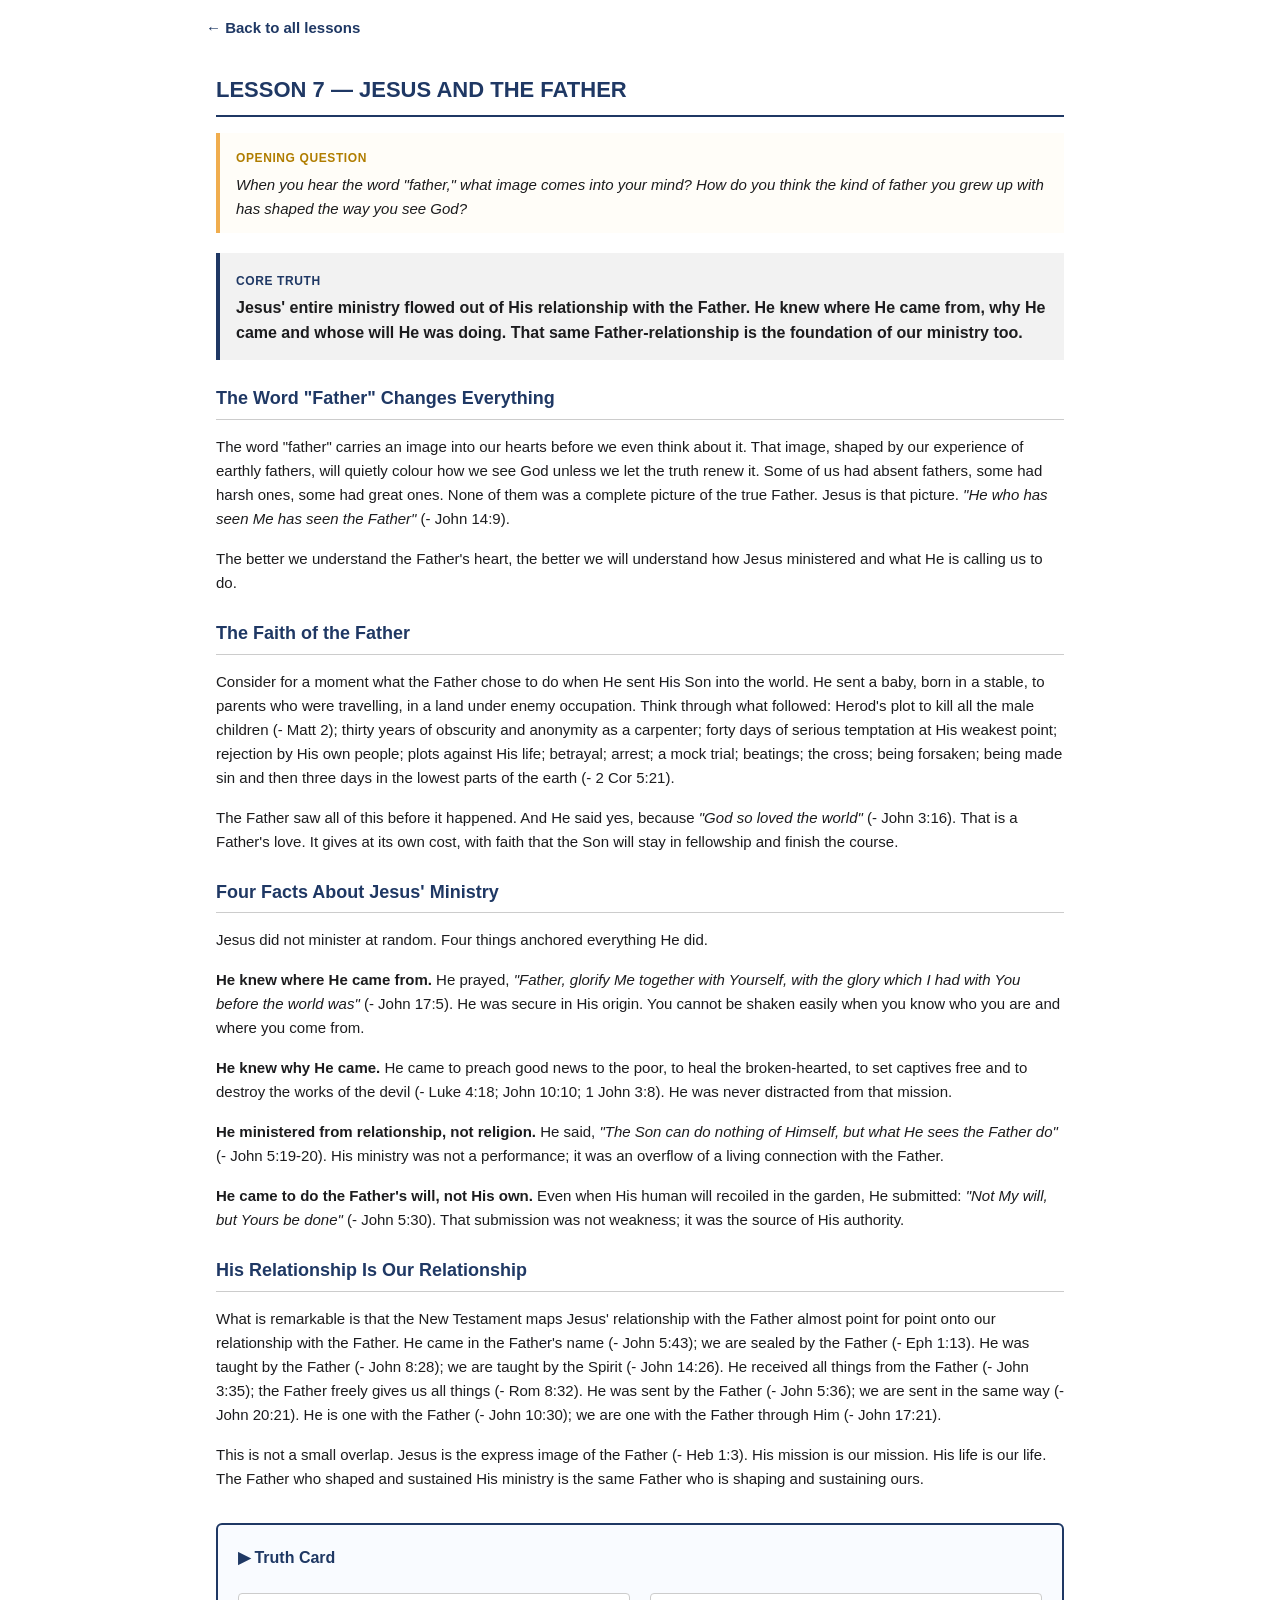
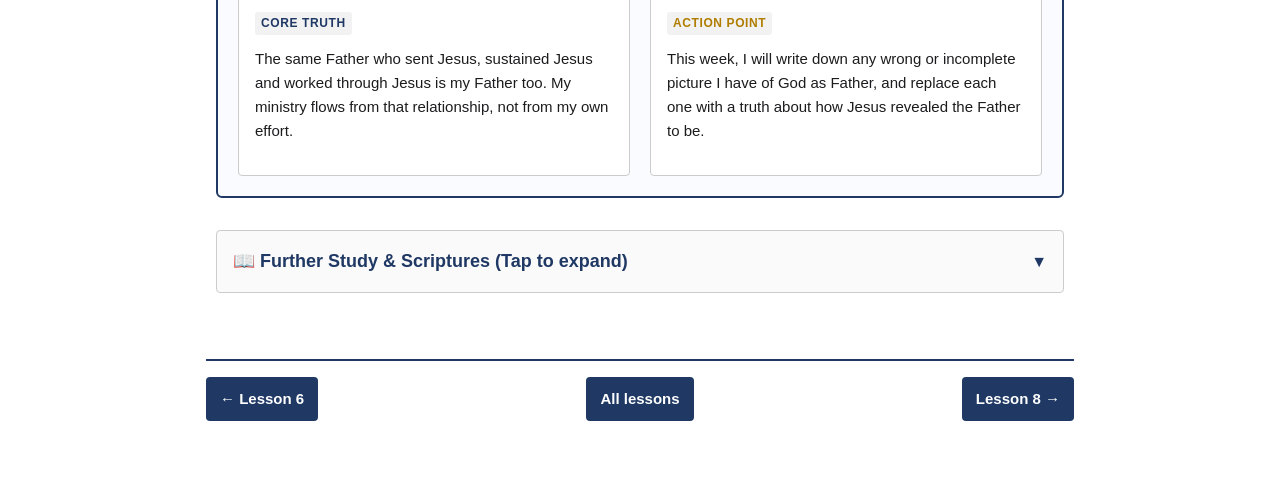
<file: loj-l07-jesus-and-the-father.html>
<!DOCTYPE html>
<html lang="en-GB">
<head>
<meta charset="UTF-8">
<meta name="viewport" content="width=device-width, initial-scale=1.0">
<title>Lesson 7: Jesus and the Father – The Life of Jesus – Part 1</title>
<link rel="icon" href="favicon.svg" type="image/svg+xml">
<link rel="stylesheet" href="loj-site.css">
</head>
<body>
<a class="loj-back" href="index.html">&larr; Back to all lessons</a>
<style>
    :root {
        --text-color: #1c1c1e;
        --navy: #1F3864;
        --border-color: #cccccc;
        --bg-white: #ffffff;
        --bg-grey: #f2f2f2;
        --amber: #f0ad4e;
    }
    * { box-sizing: border-box; }
    .lesson-container {
        font-family: Arial, sans-serif;
        font-size: 15px;
        color: var(--text-color);
        background-color: var(--bg-white);
        line-height: 1.6;
        max-width: 900px;
        margin: 0 auto;
        padding: 10px;
    }
    h2 { font-size: 22px; color: var(--navy); font-weight: bold; text-transform: uppercase; margin-bottom: 16px; border-bottom: 2px solid var(--navy); padding-bottom: 8px;}
    h3 { font-size: 18px; color: var(--navy); font-weight: bold; border-bottom: 1px solid var(--border-color); padding-bottom: 6px; margin-top: 24px; margin-bottom: 12px; }
    p, ul, ol { margin-bottom: 16px; }
    ul, ol { padding-left: 24px; }
    li { margin-bottom: 6px; }

    /* Content Blocks */
    .note { border-left: 4px solid var(--amber); background-color: #fffdf8; padding: 12px 16px; margin-bottom: 20px; }
    .core-truth { border-left: 4px solid var(--navy); background-color: var(--bg-grey); padding: 14px 16px; margin-bottom: 20px; font-weight: bold; font-size: 16px; }
    .key-label { font-weight: bold; background-color: var(--bg-grey); padding: 2px 6px; border-radius: 3px; display: inline-block; margin-bottom: 4px; font-size: 12px; text-transform: uppercase; letter-spacing: 0.05em;}

    /* Truth Card */
    .truth-card { border: 2px solid var(--navy); border-radius: 6px; padding: 20px; background-color: #f9fbff; margin: 32px 0; }
    .truth-card-content { display: flex; flex-direction: column; gap: 20px; margin-top: 16px; }
    .truth-card-item { background: var(--bg-white); border: 1px solid var(--border-color); padding: 16px; border-radius: 4px; }

    /* Collapsible Scriptures */
    details { margin-top: 32px; margin-bottom: 24px; border: 1px solid var(--border-color); border-radius: 4px; padding: 16px; background-color: #fafafa; }
    details[open] { background-color: var(--bg-white); }
    summary { cursor: pointer; list-style: none; outline: none; font-size: 18px; font-weight: bold; color: var(--navy); }
    summary::-webkit-details-marker { display: none; }
    summary::after { content: '\25BC'; float: right; color: var(--navy); font-size: 16px; margin-top: 2px; }
    details[open] summary::after { content: '\25B2'; }
    .scripture-block { margin: 16px 0 16px 12px; padding: 12px 16px; border-left: 3px solid var(--border-color); background-color: #fafafa; font-style: italic; font-size: 14px;}
    .scripture-header { display: block; font-weight: bold; font-style: normal; color: var(--text-color); margin-bottom: 4px; font-size: 15px; }
    .scripture-ref { font-weight: bold; color: var(--navy); font-style: normal; }

    @media (min-width: 600px) {
        .truth-card-content { flex-direction: row; }
        .truth-card-item { flex: 1; }
    }
</style>

<div class="lesson-container">
    <h2>Lesson 7 &mdash; Jesus and the Father</h2>

    <div class="note">
        <span class="key-label" style="color: #b07d00; background: transparent; padding:0;">Opening Question</span>
        <p style="margin:0; font-style: italic;">When you hear the word "father," what image comes into your mind? How do you think the kind of father you grew up with has shaped the way you see God?</p>
    </div>

    <div class="core-truth">
        <span class="key-label" style="color: #1F3864; background: transparent; padding:0;">Core Truth</span>
        <p style="margin:0;">Jesus' entire ministry flowed out of His relationship with the Father. He knew where He came from, why He came and whose will He was doing. That same Father-relationship is the foundation of our ministry too.</p>
    </div>

    <h3>The Word "Father" Changes Everything</h3>
    <p>The word "father" carries an image into our hearts before we even think about it. That image, shaped by our experience of earthly fathers, will quietly colour how we see God unless we let the truth renew it. Some of us had absent fathers, some had harsh ones, some had great ones. None of them was a complete picture of the true Father. Jesus is that picture. <em>"He who has seen Me has seen the Father"</em> (- John 14:9).</p>
    <p>The better we understand the Father's heart, the better we will understand how Jesus ministered and what He is calling us to do.</p>

    <h3>The Faith of the Father</h3>
    <p>Consider for a moment what the Father chose to do when He sent His Son into the world. He sent a baby, born in a stable, to parents who were travelling, in a land under enemy occupation. Think through what followed: Herod's plot to kill all the male children (- Matt 2); thirty years of obscurity and anonymity as a carpenter; forty days of serious temptation at His weakest point; rejection by His own people; plots against His life; betrayal; arrest; a mock trial; beatings; the cross; being forsaken; being made sin and then three days in the lowest parts of the earth (- 2 Cor 5:21).</p>
    <p>The Father saw all of this before it happened. And He said yes, because <em>"God so loved the world"</em> (- John 3:16). That is a Father's love. It gives at its own cost, with faith that the Son will stay in fellowship and finish the course.</p>

    <h3>Four Facts About Jesus' Ministry</h3>
    <p>Jesus did not minister at random. Four things anchored everything He did.</p>
    <p><strong>He knew where He came from.</strong> He prayed, <em>"Father, glorify Me together with Yourself, with the glory which I had with You before the world was"</em> (- John 17:5). He was secure in His origin. You cannot be shaken easily when you know who you are and where you come from.</p>
    <p><strong>He knew why He came.</strong> He came to preach good news to the poor, to heal the broken-hearted, to set captives free and to destroy the works of the devil (- Luke 4:18; John 10:10; 1 John 3:8). He was never distracted from that mission.</p>
    <p><strong>He ministered from relationship, not religion.</strong> He said, <em>"The Son can do nothing of Himself, but what He sees the Father do"</em> (- John 5:19-20). His ministry was not a performance; it was an overflow of a living connection with the Father.</p>
    <p><strong>He came to do the Father's will, not His own.</strong> Even when His human will recoiled in the garden, He submitted: <em>"Not My will, but Yours be done"</em> (- John 5:30). That submission was not weakness; it was the source of His authority.</p>

    <h3>His Relationship Is Our Relationship</h3>
    <p>What is remarkable is that the New Testament maps Jesus' relationship with the Father almost point for point onto our relationship with the Father. He came in the Father's name (- John 5:43); we are sealed by the Father (- Eph 1:13). He was taught by the Father (- John 8:28); we are taught by the Spirit (- John 14:26). He received all things from the Father (- John 3:35); the Father freely gives us all things (- Rom 8:32). He was sent by the Father (- John 5:36); we are sent in the same way (- John 20:21). He is one with the Father (- John 10:30); we are one with the Father through Him (- John 17:21).</p>
    <p>This is not a small overlap. Jesus is the express image of the Father (- Heb 1:3). His mission is our mission. His life is our life. The Father who shaped and sustained His ministry is the same Father who is shaping and sustaining ours.</p>

    <div class="truth-card">
        <h3 style="margin-top:0; border:none; font-size:16px;">&#9654; Truth Card</h3>
        <div class="truth-card-content">
            <div class="truth-card-item">
                <span class="key-label" style="color: #1F3864;">Core Truth</span>
                <p style="margin-top: 8px;">The same Father who sent Jesus, sustained Jesus and worked through Jesus is my Father too. My ministry flows from that relationship, not from my own effort.</p>
            </div>
            <div class="truth-card-item">
                <span class="key-label" style="color: #b07d00;">Action Point</span>
                <p style="margin-top: 8px;">This week, I will write down any wrong or incomplete picture I have of God as Father, and replace each one with a truth about how Jesus revealed the Father to be.</p>
            </div>
        </div>
    </div>

    <details>
        <summary>&#128214; Further Study &amp; Scriptures (Tap to expand)</summary>

        <div class="scripture-block">
            <span class="scripture-header">To See Jesus Is to See the Father</span>
            <span class="scripture-ref">John 14:9</span> &mdash; "Jesus said to him, 'Have I been with you so long, and yet you have not known Me, Philip? He who has seen Me has seen the Father; so how can you say, Show us the Father?'"
        </div>

        <div class="scripture-block">
            <span class="scripture-header">The Glory Before the World</span>
            <span class="scripture-ref">John 17:5</span> &mdash; "And now, O Father, glorify Me together with Yourself, with the glory which I had with You before the world was."
        </div>

        <div class="scripture-block">
            <span class="scripture-header">Doing What the Father Does</span>
            <span class="scripture-ref">John 5:19&ndash;20</span> &mdash; "Then Jesus answered and said to them, 'Most assuredly, I say to you, the Son can do nothing of Himself, but what He sees the Father do; for whatever He does, the Son also does in like manner. For the Father loves the Son, and shows Him all things that He Himself does.'"
        </div>

        <div class="scripture-block">
            <span class="scripture-header">Not My Will, But Yours</span>
            <span class="scripture-ref">John 5:30</span> &mdash; "I can of Myself do nothing. As I hear, I judge; and My judgment is righteous, because I do not seek My own will but the will of the Father who sent Me."
        </div>

        <div class="scripture-block">
            <span class="scripture-header">Jesus Is the Express Image of the Father</span>
            <span class="scripture-ref">Hebrews 1:3</span> &mdash; "...who being the brightness of His glory and the express image of His person, and upholding all things by the word of His power, when He had by Himself purged our sins, sat down at the right hand of the Majesty on high."
        </div>

        <div class="scripture-block">
            <span class="scripture-header">We Are Sent Just As He Was Sent</span>
            <span class="scripture-ref">John 20:21</span> &mdash; "So Jesus said to them again, 'Peace to you! As the Father has sent Me, I also send you.'"
        </div>

        <div class="scripture-block">
            <span class="scripture-header">We Are One with the Father</span>
            <span class="scripture-ref">John 17:21</span> &mdash; "...that they all may be one, as You, Father, are in Me, and I in You; that they also may be one in Us, that the world may believe that You sent Me."
        </div>

        <div class="scripture-block">
            <span class="scripture-header">Only Jesus Reveals the Father</span>
            <span class="scripture-ref">Matthew 11:27</span> &mdash; "All things have been delivered to Me by My Father, and no one knows the Son except the Father. Nor does anyone know the Father except the Son, and the one to whom the Son wills to reveal Him."
        </div>

        <h3 style="font-size: 16px;">Group Discussion</h3>
        <ol>
            <li>The word "father" creates an image in all of us. What false or incomplete picture of God as Father do you think most people carry? Where does that image come from?</li>
            <li>Jesus knew where He came from, why He came and whose will He was doing. Which of those three anchors do you feel most lacking in your own life right now?</li>
            <li>The New Testament shows that almost everything true of Jesus' relationship with the Father is also true for us. Does that feel real to you or does it feel like a distant idea? What would it take for it to feel real?</li>
            <li>Jesus said He could do nothing of Himself, only what He saw the Father doing. What would it look like in your everyday life to actually live that way?</li>
        </ol>
    </details>
</div>

<nav class="loj-nav" aria-label="Lesson navigation"><a href="loj-l06-jesus-and-the-holy-spirit.html">&larr; Lesson 6</a><a href="index.html">All lessons</a><a href="loj-l08-motivation-for-ministry.html">Lesson 8 &rarr;</a></nav>
</body>
</html>
</file>
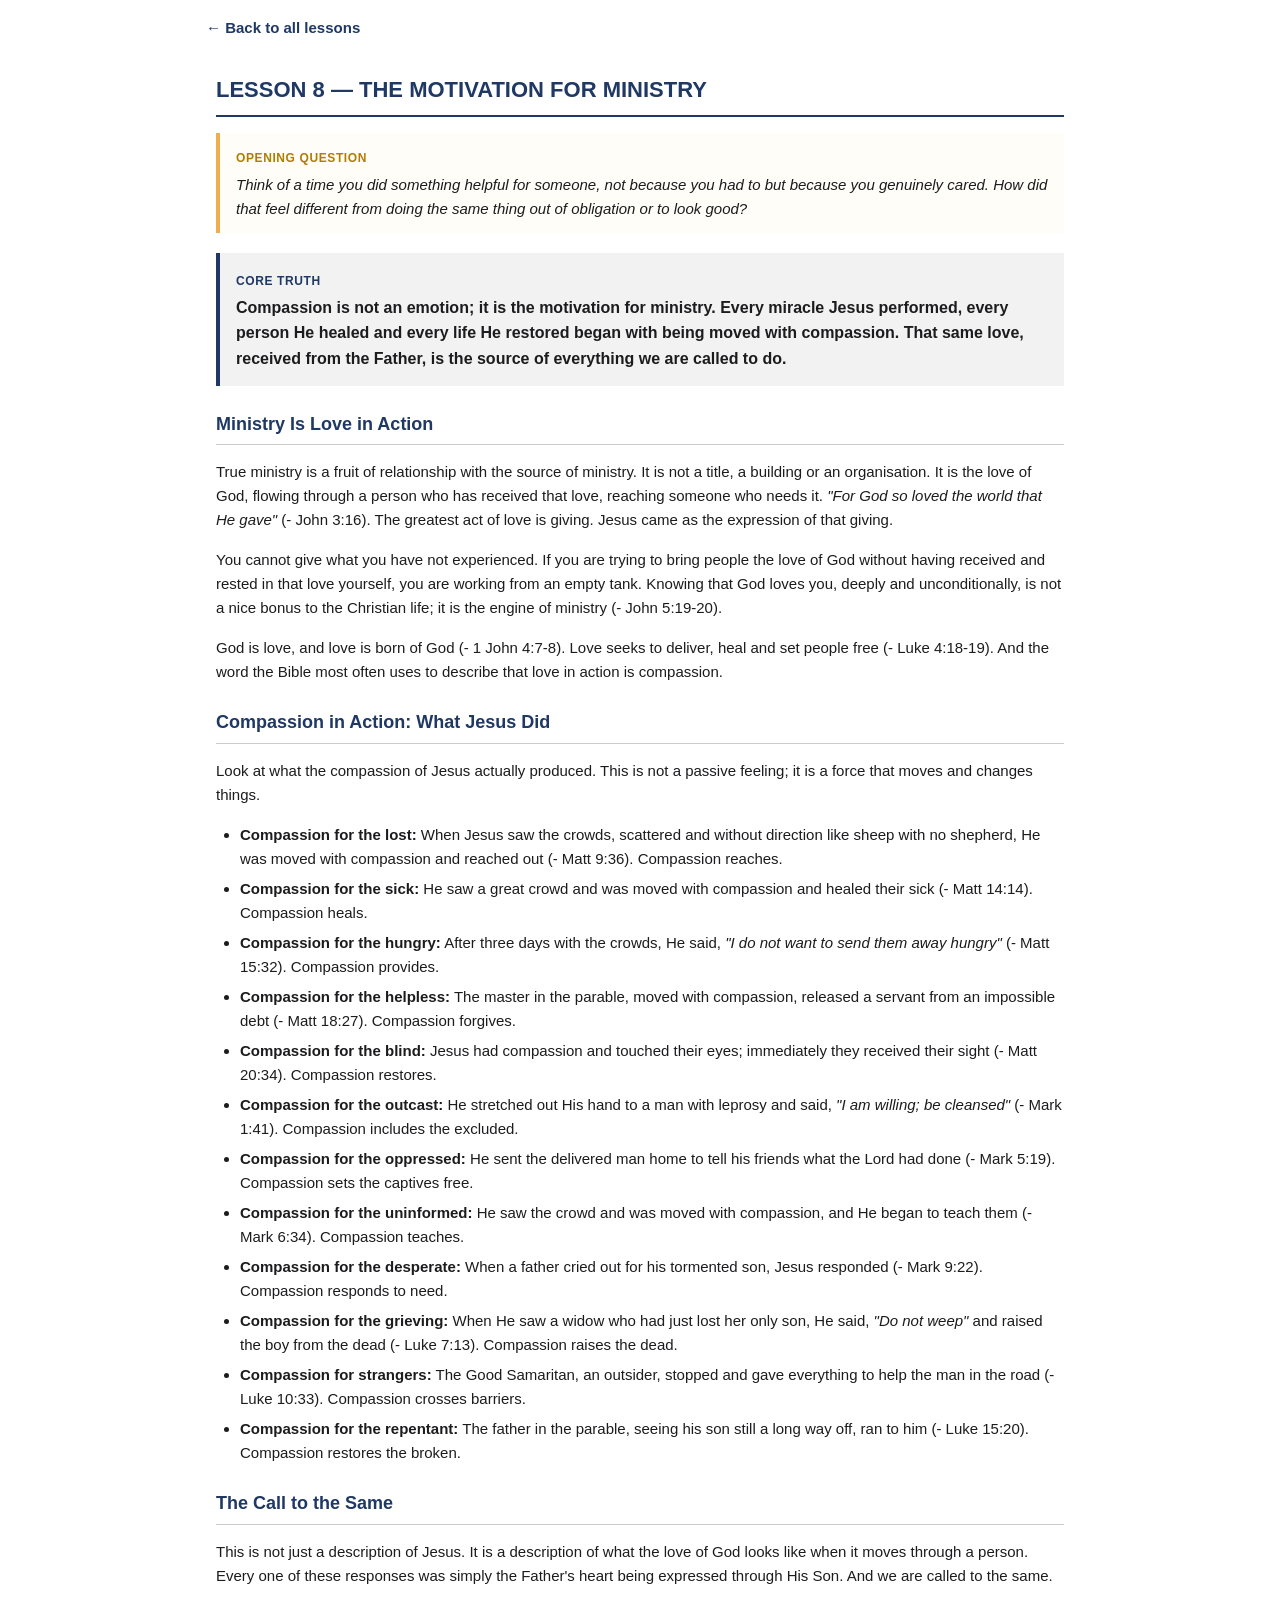
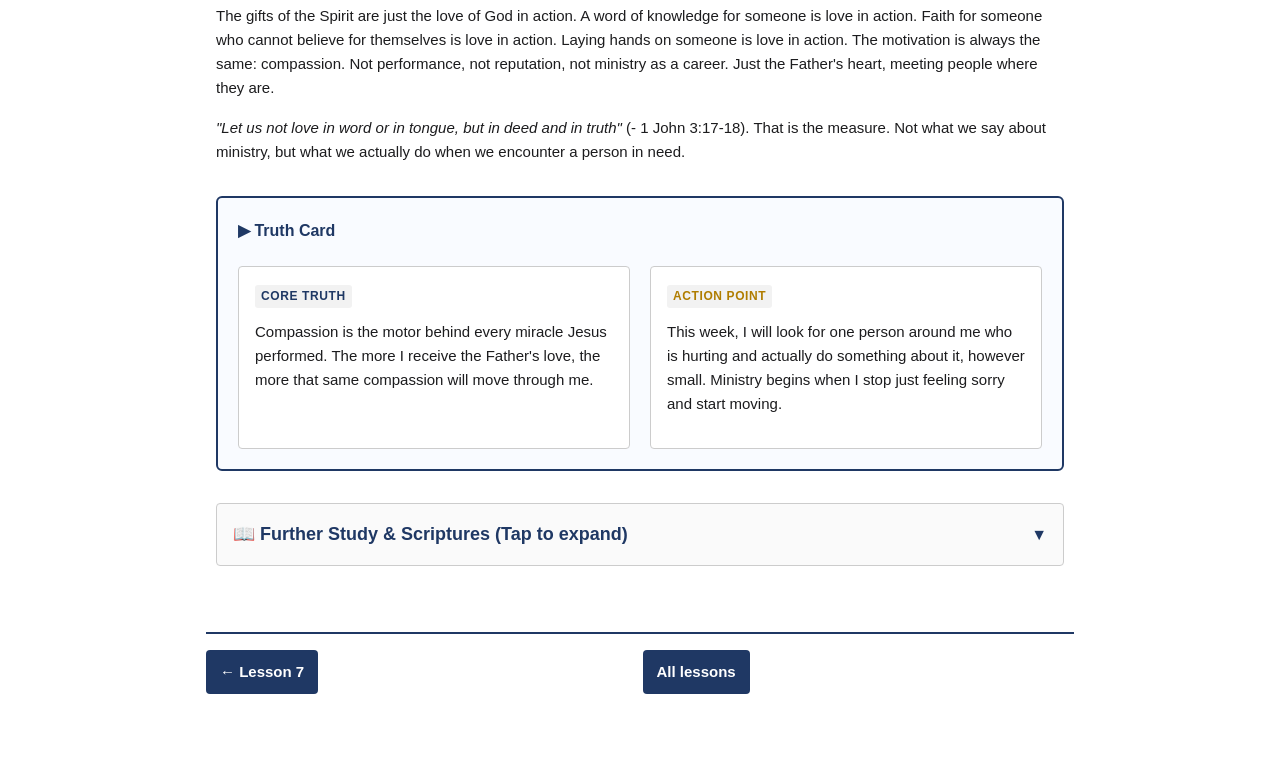
<file: loj-l08-motivation-for-ministry.html>
<!DOCTYPE html>
<html lang="en-GB">
<head>
<meta charset="UTF-8">
<meta name="viewport" content="width=device-width, initial-scale=1.0">
<title>Lesson 8: The Motivation for Ministry – The Life of Jesus – Part 1</title>
<link rel="icon" href="favicon.svg" type="image/svg+xml">
<link rel="stylesheet" href="loj-site.css">
</head>
<body>
<a class="loj-back" href="index.html">&larr; Back to all lessons</a>
<style>
    :root {
        --text-color: #1c1c1e;
        --navy: #1F3864;
        --border-color: #cccccc;
        --bg-white: #ffffff;
        --bg-grey: #f2f2f2;
        --amber: #f0ad4e;
    }
    * { box-sizing: border-box; }
    .lesson-container {
        font-family: Arial, sans-serif;
        font-size: 15px;
        color: var(--text-color);
        background-color: var(--bg-white);
        line-height: 1.6;
        max-width: 900px;
        margin: 0 auto;
        padding: 10px;
    }
    h2 { font-size: 22px; color: var(--navy); font-weight: bold; text-transform: uppercase; margin-bottom: 16px; border-bottom: 2px solid var(--navy); padding-bottom: 8px;}
    h3 { font-size: 18px; color: var(--navy); font-weight: bold; border-bottom: 1px solid var(--border-color); padding-bottom: 6px; margin-top: 24px; margin-bottom: 12px; }
    p, ul, ol { margin-bottom: 16px; }
    ul, ol { padding-left: 24px; }
    li { margin-bottom: 6px; }

    /* Content Blocks */
    .note { border-left: 4px solid var(--amber); background-color: #fffdf8; padding: 12px 16px; margin-bottom: 20px; }
    .core-truth { border-left: 4px solid var(--navy); background-color: var(--bg-grey); padding: 14px 16px; margin-bottom: 20px; font-weight: bold; font-size: 16px; }
    .key-label { font-weight: bold; background-color: var(--bg-grey); padding: 2px 6px; border-radius: 3px; display: inline-block; margin-bottom: 4px; font-size: 12px; text-transform: uppercase; letter-spacing: 0.05em;}

    /* Truth Card */
    .truth-card { border: 2px solid var(--navy); border-radius: 6px; padding: 20px; background-color: #f9fbff; margin: 32px 0; }
    .truth-card-content { display: flex; flex-direction: column; gap: 20px; margin-top: 16px; }
    .truth-card-item { background: var(--bg-white); border: 1px solid var(--border-color); padding: 16px; border-radius: 4px; }

    /* Collapsible Scriptures */
    details { margin-top: 32px; margin-bottom: 24px; border: 1px solid var(--border-color); border-radius: 4px; padding: 16px; background-color: #fafafa; }
    details[open] { background-color: var(--bg-white); }
    summary { cursor: pointer; list-style: none; outline: none; font-size: 18px; font-weight: bold; color: var(--navy); }
    summary::-webkit-details-marker { display: none; }
    summary::after { content: '\25BC'; float: right; color: var(--navy); font-size: 16px; margin-top: 2px; }
    details[open] summary::after { content: '\25B2'; }
    .scripture-block { margin: 16px 0 16px 12px; padding: 12px 16px; border-left: 3px solid var(--border-color); background-color: #fafafa; font-style: italic; font-size: 14px;}
    .scripture-header { display: block; font-weight: bold; font-style: normal; color: var(--text-color); margin-bottom: 4px; font-size: 15px; }
    .scripture-ref { font-weight: bold; color: var(--navy); font-style: normal; }

    @media (min-width: 600px) {
        .truth-card-content { flex-direction: row; }
        .truth-card-item { flex: 1; }
    }
</style>

<div class="lesson-container">
    <h2>Lesson 8 &mdash; The Motivation for Ministry</h2>

    <div class="note">
        <span class="key-label" style="color: #b07d00; background: transparent; padding:0;">Opening Question</span>
        <p style="margin:0; font-style: italic;">Think of a time you did something helpful for someone, not because you had to but because you genuinely cared. How did that feel different from doing the same thing out of obligation or to look good?</p>
    </div>

    <div class="core-truth">
        <span class="key-label" style="color: #1F3864; background: transparent; padding:0;">Core Truth</span>
        <p style="margin:0;">Compassion is not an emotion; it is the motivation for ministry. Every miracle Jesus performed, every person He healed and every life He restored began with being moved with compassion. That same love, received from the Father, is the source of everything we are called to do.</p>
    </div>

    <h3>Ministry Is Love in Action</h3>
    <p>True ministry is a fruit of relationship with the source of ministry. It is not a title, a building or an organisation. It is the love of God, flowing through a person who has received that love, reaching someone who needs it. <em>"For God so loved the world that He gave"</em> (- John 3:16). The greatest act of love is giving. Jesus came as the expression of that giving.</p>
    <p>You cannot give what you have not experienced. If you are trying to bring people the love of God without having received and rested in that love yourself, you are working from an empty tank. Knowing that God loves you, deeply and unconditionally, is not a nice bonus to the Christian life; it is the engine of ministry (- John 5:19-20).</p>
    <p>God is love, and love is born of God (- 1 John 4:7-8). Love seeks to deliver, heal and set people free (- Luke 4:18-19). And the word the Bible most often uses to describe that love in action is compassion.</p>

    <h3>Compassion in Action: What Jesus Did</h3>
    <p>Look at what the compassion of Jesus actually produced. This is not a passive feeling; it is a force that moves and changes things.</p>
    <ul>
        <li><strong>Compassion for the lost:</strong> When Jesus saw the crowds, scattered and without direction like sheep with no shepherd, He was moved with compassion and reached out (- Matt 9:36). Compassion reaches.</li>
        <li><strong>Compassion for the sick:</strong> He saw a great crowd and was moved with compassion and healed their sick (- Matt 14:14). Compassion heals.</li>
        <li><strong>Compassion for the hungry:</strong> After three days with the crowds, He said, <em>"I do not want to send them away hungry"</em> (- Matt 15:32). Compassion provides.</li>
        <li><strong>Compassion for the helpless:</strong> The master in the parable, moved with compassion, released a servant from an impossible debt (- Matt 18:27). Compassion forgives.</li>
        <li><strong>Compassion for the blind:</strong> Jesus had compassion and touched their eyes; immediately they received their sight (- Matt 20:34). Compassion restores.</li>
        <li><strong>Compassion for the outcast:</strong> He stretched out His hand to a man with leprosy and said, <em>"I am willing; be cleansed"</em> (- Mark 1:41). Compassion includes the excluded.</li>
        <li><strong>Compassion for the oppressed:</strong> He sent the delivered man home to tell his friends what the Lord had done (- Mark 5:19). Compassion sets the captives free.</li>
        <li><strong>Compassion for the uninformed:</strong> He saw the crowd and was moved with compassion, and He began to teach them (- Mark 6:34). Compassion teaches.</li>
        <li><strong>Compassion for the desperate:</strong> When a father cried out for his tormented son, Jesus responded (- Mark 9:22). Compassion responds to need.</li>
        <li><strong>Compassion for the grieving:</strong> When He saw a widow who had just lost her only son, He said, <em>"Do not weep"</em> and raised the boy from the dead (- Luke 7:13). Compassion raises the dead.</li>
        <li><strong>Compassion for strangers:</strong> The Good Samaritan, an outsider, stopped and gave everything to help the man in the road (- Luke 10:33). Compassion crosses barriers.</li>
        <li><strong>Compassion for the repentant:</strong> The father in the parable, seeing his son still a long way off, ran to him (- Luke 15:20). Compassion restores the broken.</li>
    </ul>

    <h3>The Call to the Same</h3>
    <p>This is not just a description of Jesus. It is a description of what the love of God looks like when it moves through a person. Every one of these responses was simply the Father's heart being expressed through His Son. And we are called to the same.</p>
    <p>The gifts of the Spirit are just the love of God in action. A word of knowledge for someone is love in action. Faith for someone who cannot believe for themselves is love in action. Laying hands on someone is love in action. The motivation is always the same: compassion. Not performance, not reputation, not ministry as a career. Just the Father's heart, meeting people where they are.</p>
    <p><em>"Let us not love in word or in tongue, but in deed and in truth"</em> (- 1 John 3:17-18). That is the measure. Not what we say about ministry, but what we actually do when we encounter a person in need.</p>

    <div class="truth-card">
        <h3 style="margin-top:0; border:none; font-size:16px;">&#9654; Truth Card</h3>
        <div class="truth-card-content">
            <div class="truth-card-item">
                <span class="key-label" style="color: #1F3864;">Core Truth</span>
                <p style="margin-top: 8px;">Compassion is the motor behind every miracle Jesus performed. The more I receive the Father's love, the more that same compassion will move through me.</p>
            </div>
            <div class="truth-card-item">
                <span class="key-label" style="color: #b07d00;">Action Point</span>
                <p style="margin-top: 8px;">This week, I will look for one person around me who is hurting and actually do something about it, however small. Ministry begins when I stop just feeling sorry and start moving.</p>
            </div>
        </div>
    </div>

    <details>
        <summary>&#128214; Further Study &amp; Scriptures (Tap to expand)</summary>

        <div class="scripture-block">
            <span class="scripture-header">The Greatest Act of Love</span>
            <span class="scripture-ref">John 3:16</span> &mdash; "For God so loved the world that He gave His only begotten Son, that whoever believes in Him should not perish but have everlasting life."
        </div>

        <div class="scripture-block">
            <span class="scripture-header">God Is Love</span>
            <span class="scripture-ref">1 John 4:7&ndash;8</span> &mdash; "Beloved, let us love one another, for love is of God; and everyone who loves is born of God and knows God. He who does not love does not know God, for God is love."
        </div>

        <div class="scripture-block">
            <span class="scripture-header">The Spirit's Purpose: Freedom</span>
            <span class="scripture-ref">Luke 4:18&ndash;19</span> &mdash; "The Spirit of the Lord is upon Me, because He has anointed Me to preach the gospel to the poor; He has sent Me to heal the broken-hearted, to proclaim liberty to the captives and recovery of sight to the blind, to set at liberty those who are oppressed, to proclaim the acceptable year of the Lord."
        </div>

        <div class="scripture-block">
            <span class="scripture-header">Compassion for the Lost</span>
            <span class="scripture-ref">Matthew 9:36</span> &mdash; "But when He saw the multitudes, He was moved with compassion for them, because they were weary and scattered, like sheep having no shepherd."
        </div>

        <div class="scripture-block">
            <span class="scripture-header">Compassion Heals</span>
            <span class="scripture-ref">Matthew 14:14</span> &mdash; "And when Jesus went out He saw a great multitude; and He was moved with compassion for them, and healed their sick."
        </div>

        <div class="scripture-block">
            <span class="scripture-header">Compassion Includes the Outcast</span>
            <span class="scripture-ref">Mark 1:41</span> &mdash; "Then Jesus, moved with compassion, stretched out His hand and touched him, and said to him, 'I am willing; be cleansed.'"
        </div>

        <div class="scripture-block">
            <span class="scripture-header">Compassion Raises the Dead</span>
            <span class="scripture-ref">Luke 7:13</span> &mdash; "When the Lord saw her, He had compassion on her and said to her, 'Do not weep.'"
        </div>

        <div class="scripture-block">
            <span class="scripture-header">Compassion Restores the Repentant</span>
            <span class="scripture-ref">Luke 15:20</span> &mdash; "And he arose and came to his father. But when he was still a great way off, his father saw him and had compassion, and ran and fell on his neck, and kissed him."
        </div>

        <div class="scripture-block">
            <span class="scripture-header">Love in Deed, Not Just Word</span>
            <span class="scripture-ref">1 John 3:17&ndash;18</span> &mdash; "But whoever has this world's goods, and sees his brother in need, and shuts up his heart from him, how does the love of God abide in him? My little children, let us not love in word or in tongue, but in deed and in truth."
        </div>

        <h3 style="font-size: 16px;">Group Discussion</h3>
        <ol>
            <li>Looking at the list of things compassion produced in Jesus' ministry, which one stands out most to you? Why do you think that is?</li>
            <li>The lesson says you cannot give what you have not experienced. Do you feel like you have truly received the love of God for yourself? What would it look like to go deeper in that?</li>
            <li>What is the difference between performing acts of service out of duty and acting out of genuine compassion? Have you experienced both? Which one actually changes people?</li>
            <li>Jesus said the same works He did, we would do also (- John 14:12). If compassion is the trigger for those works, what is one specific situation in your life right now where compassion could move you to action?</li>
        </ol>
    </details>
</div>

<nav class="loj-nav" aria-label="Lesson navigation"><a href="loj-l07-jesus-and-the-father.html">&larr; Lesson 7</a><a href="index.html">All lessons</a><span></span></nav>
</body>
</html>
</file>
<file: loj-site.css>
*,*::before,*::after{box-sizing:border-box}
body{margin:0;padding:0 16px 40px;font-family:Arial,Helvetica,sans-serif;font-size:15px;line-height:1.6;color:#1c1c1e;background:#fff}
@media(min-width:900px){body{max-width:900px;margin:0 auto}}
a{color:#1F3864}
.loj-back{display:inline-block;margin:16px 0 4px;text-decoration:none;font-weight:bold}
.loj-nav{display:flex;justify-content:space-between;gap:12px;margin:32px 0;padding-top:16px;border-top:2px solid #1F3864}
.loj-nav a{padding:10px 14px;background:#1F3864;color:#fff;border-radius:4px;text-decoration:none;font-weight:bold}
.loj-nav a:hover{background:#2c54a0}
.loj-index h1{margin:24px 0 8px;font-size:26px;color:#1F3864}
.loj-rule{height:3px;background:#1F3864;margin-bottom:20px}
.loj-index details{border:1px solid #ccc;border-radius:4px;padding:12px 16px;background:#fafafa;margin-bottom:24px}
.loj-index summary{cursor:pointer;font-weight:bold;color:#1F3864;text-transform:uppercase}
.loj-note{border-left:4px solid #f0ad4e;background:#fffdf8;padding:4px 16px;margin-top:12px}
.loj-list{list-style:none;margin:0;padding:0}
.loj-list li{margin-bottom:10px}
.loj-list a{display:block;padding:14px 16px;background:#1F3864;color:#fff;border-radius:4px;text-decoration:none}
.loj-list a:hover{background:#2c54a0}
.loj-num{color:#f0b429;font-weight:bold;margin-right:8px}
</file>
